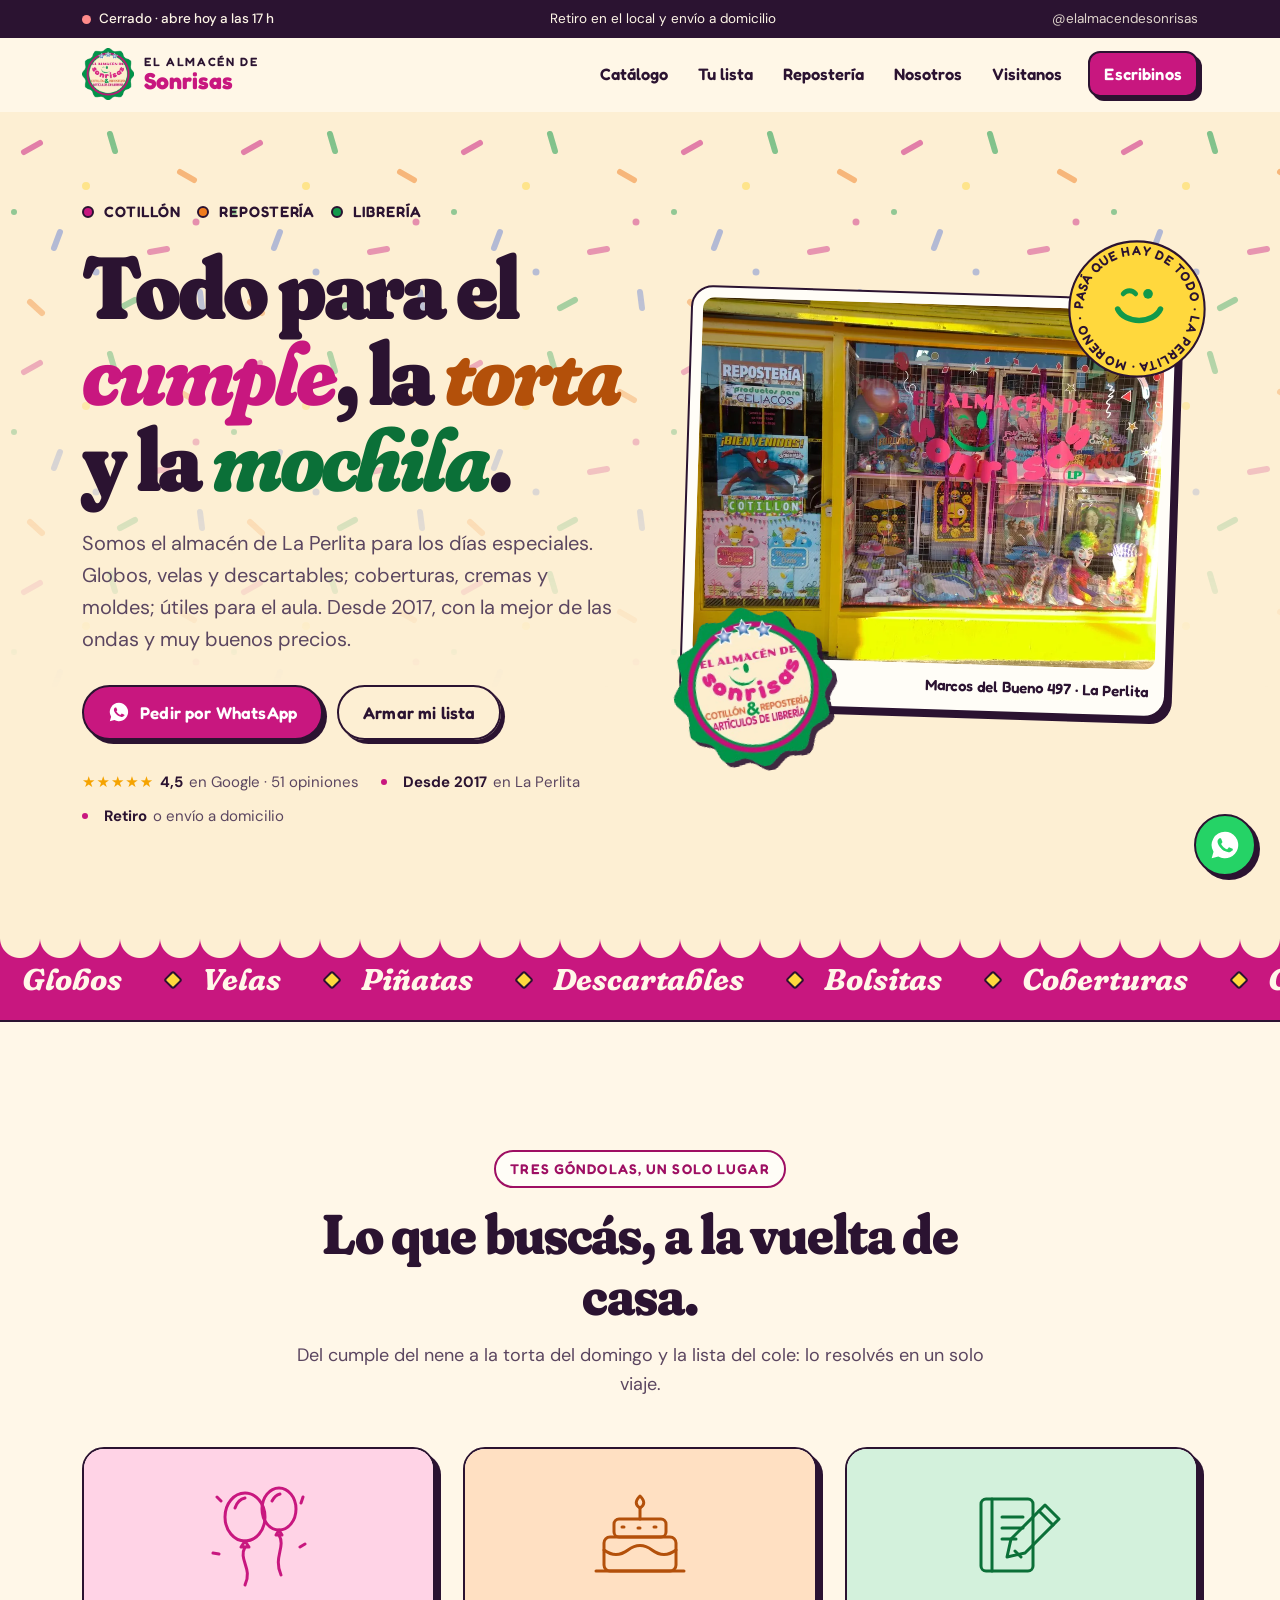
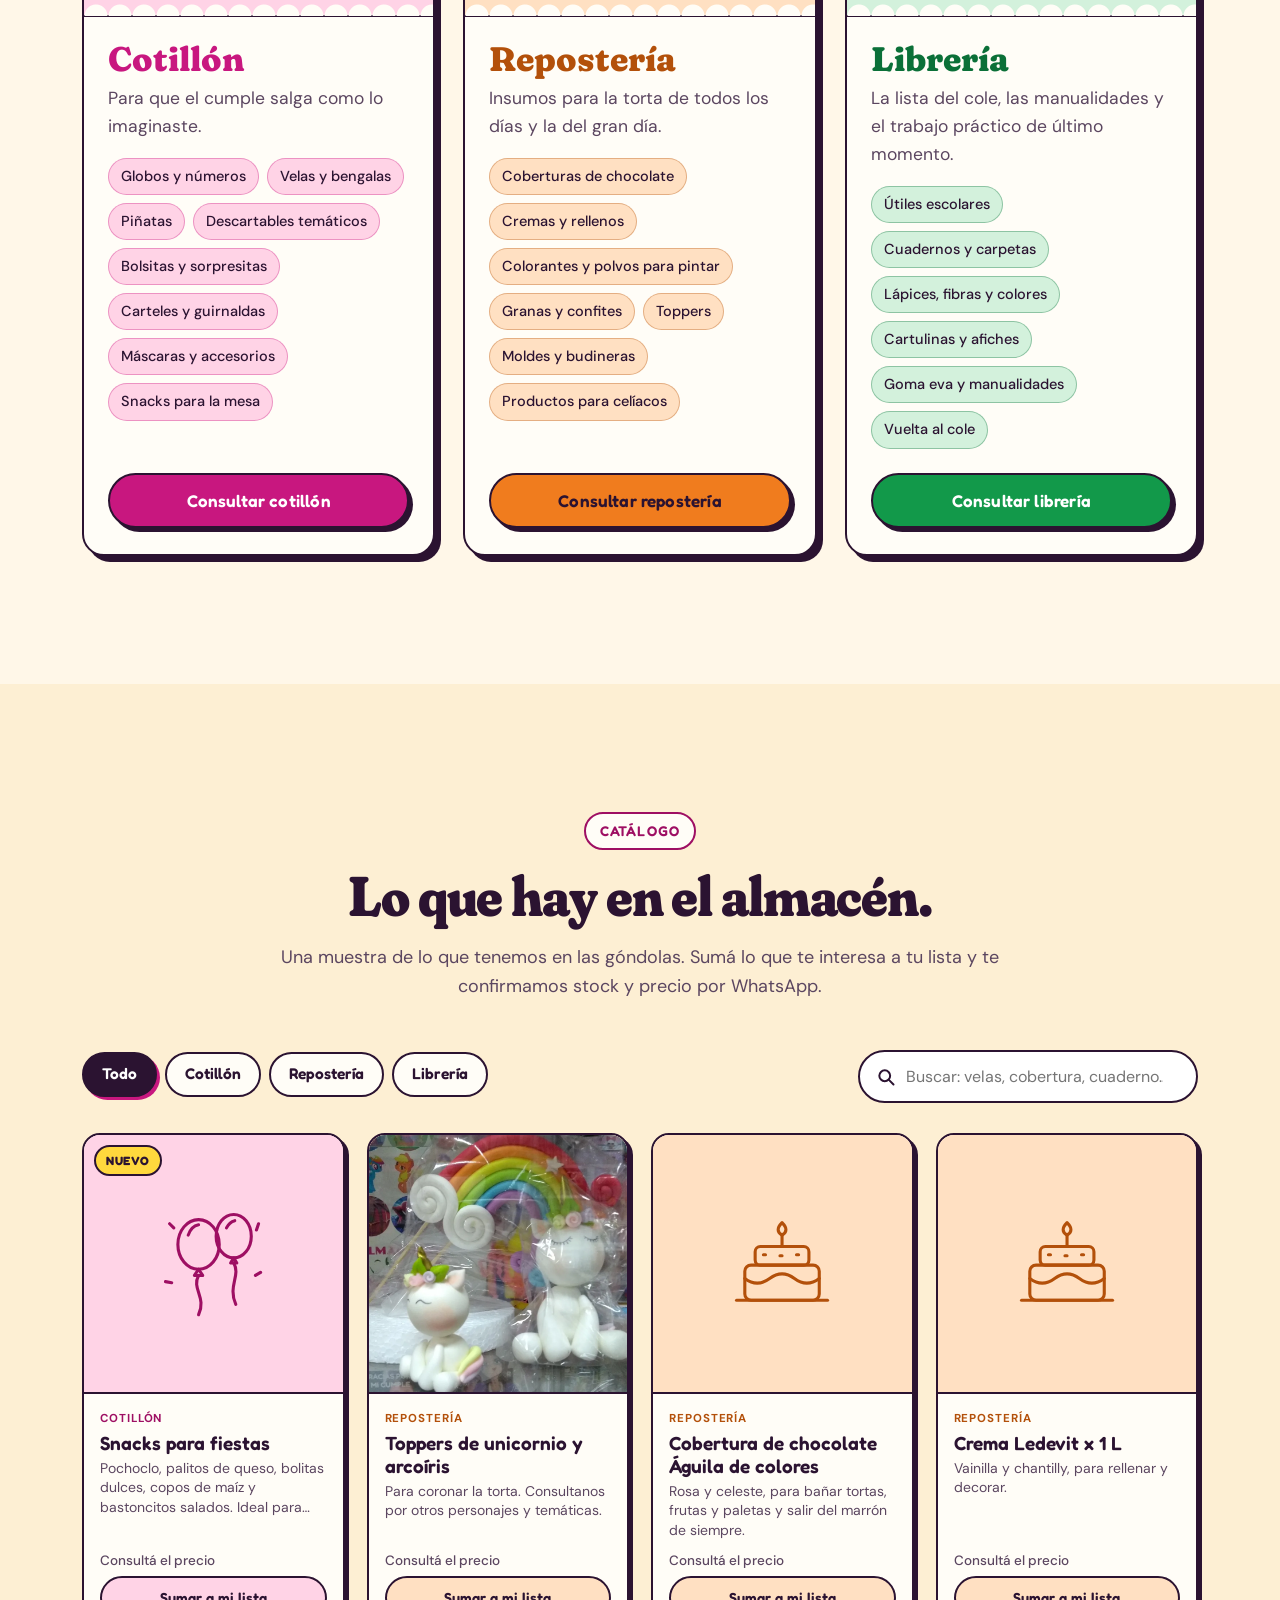
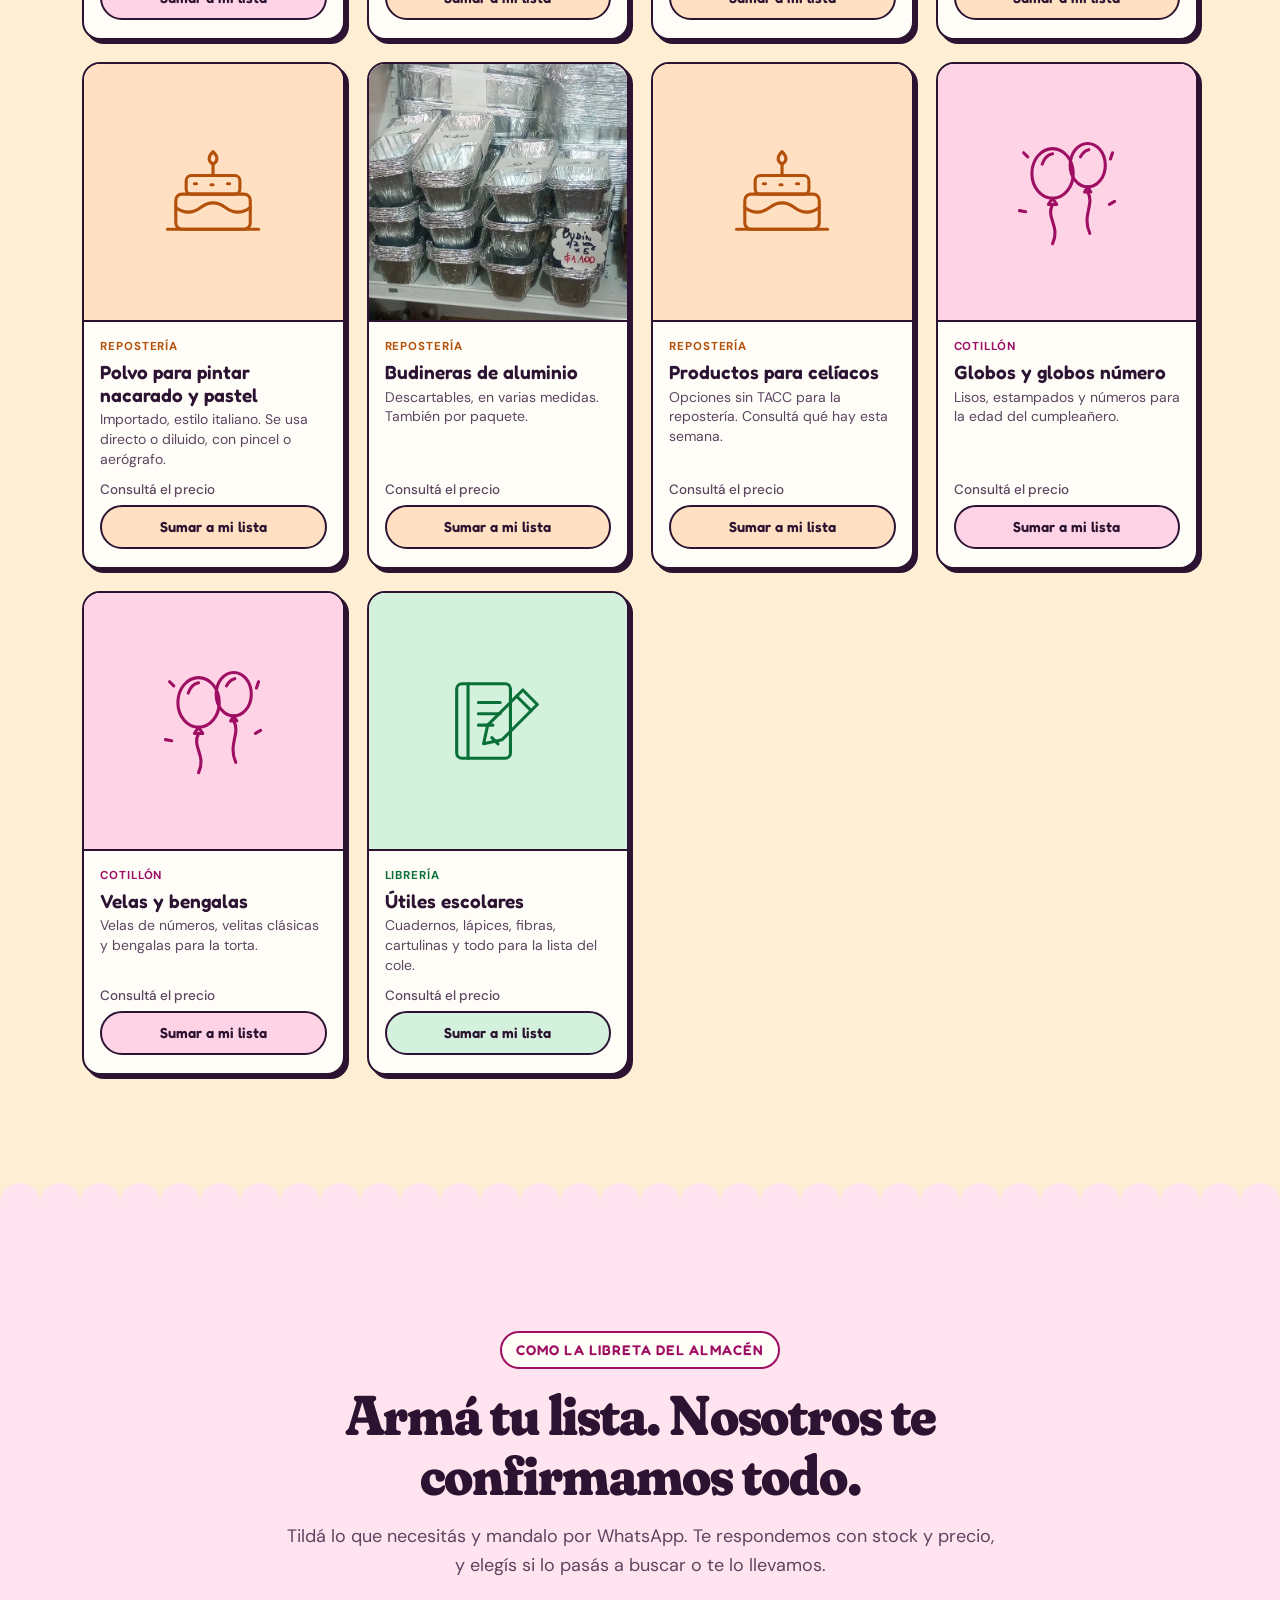
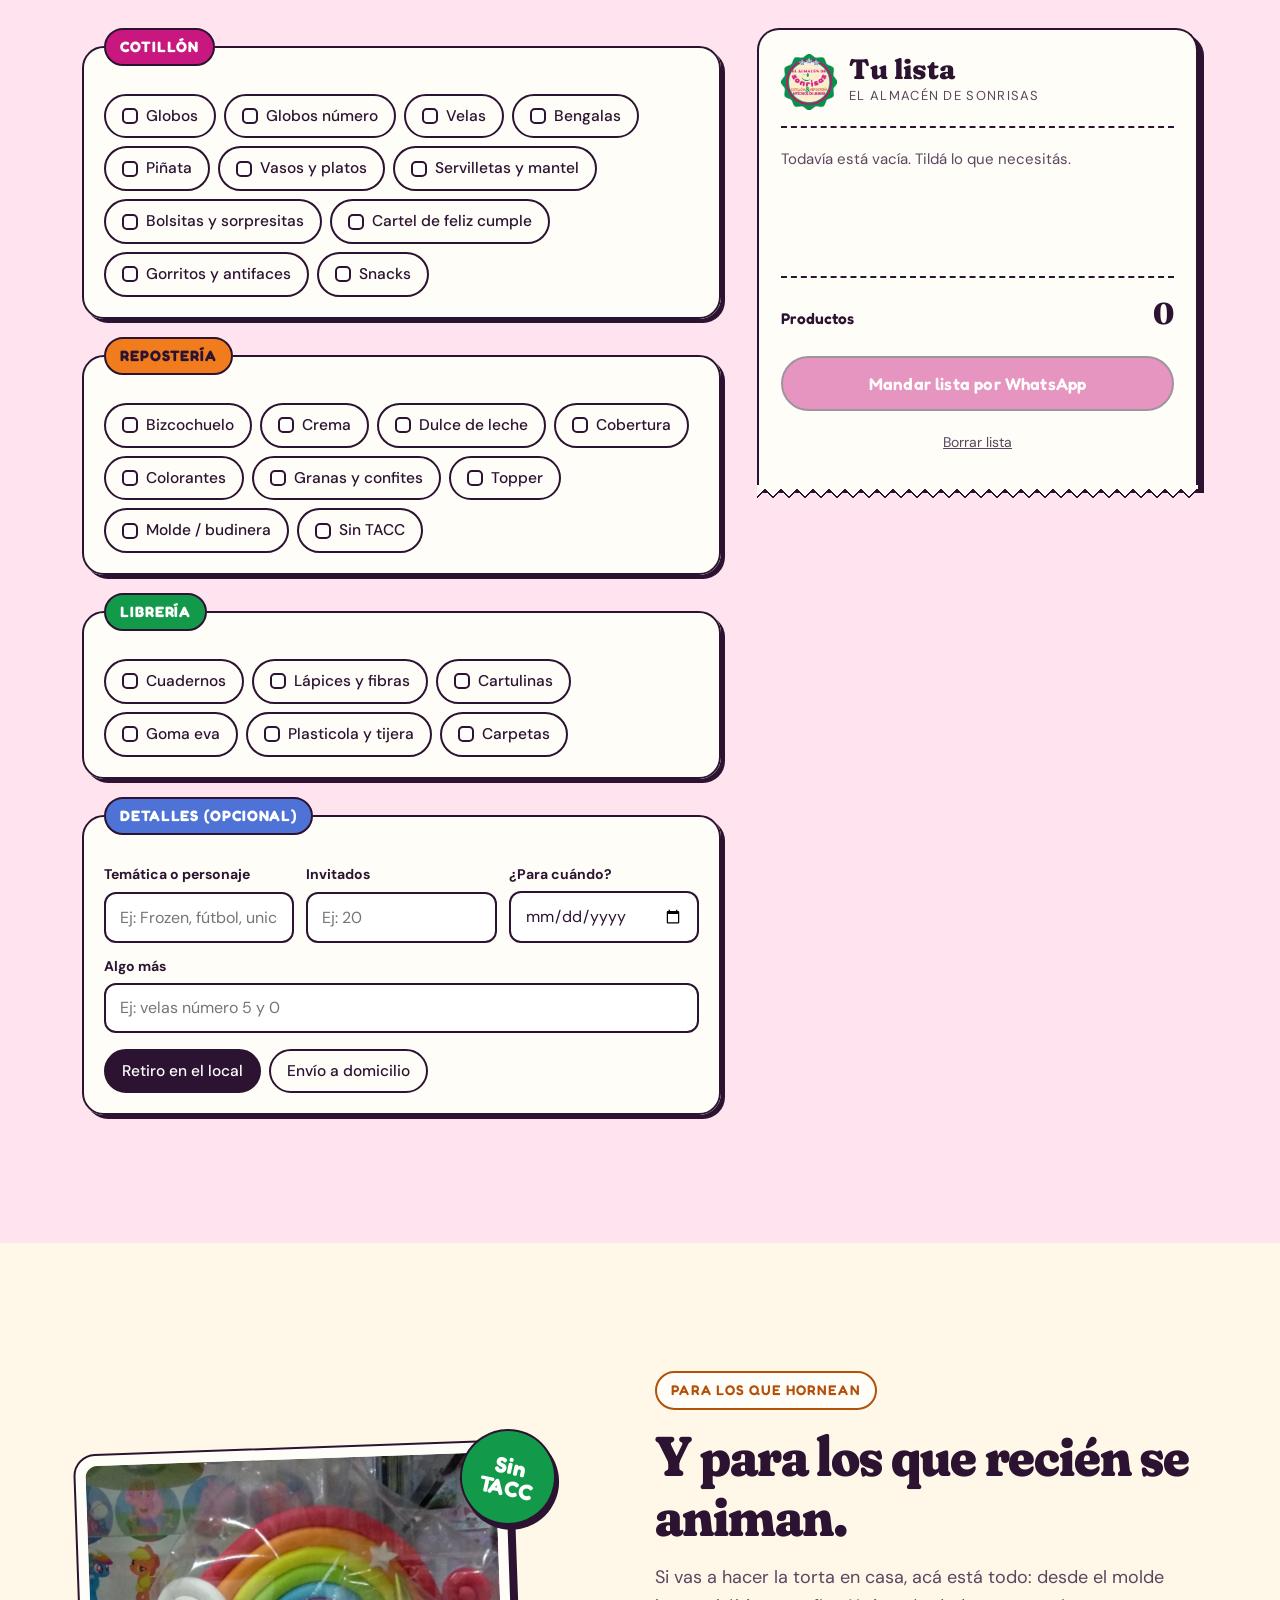
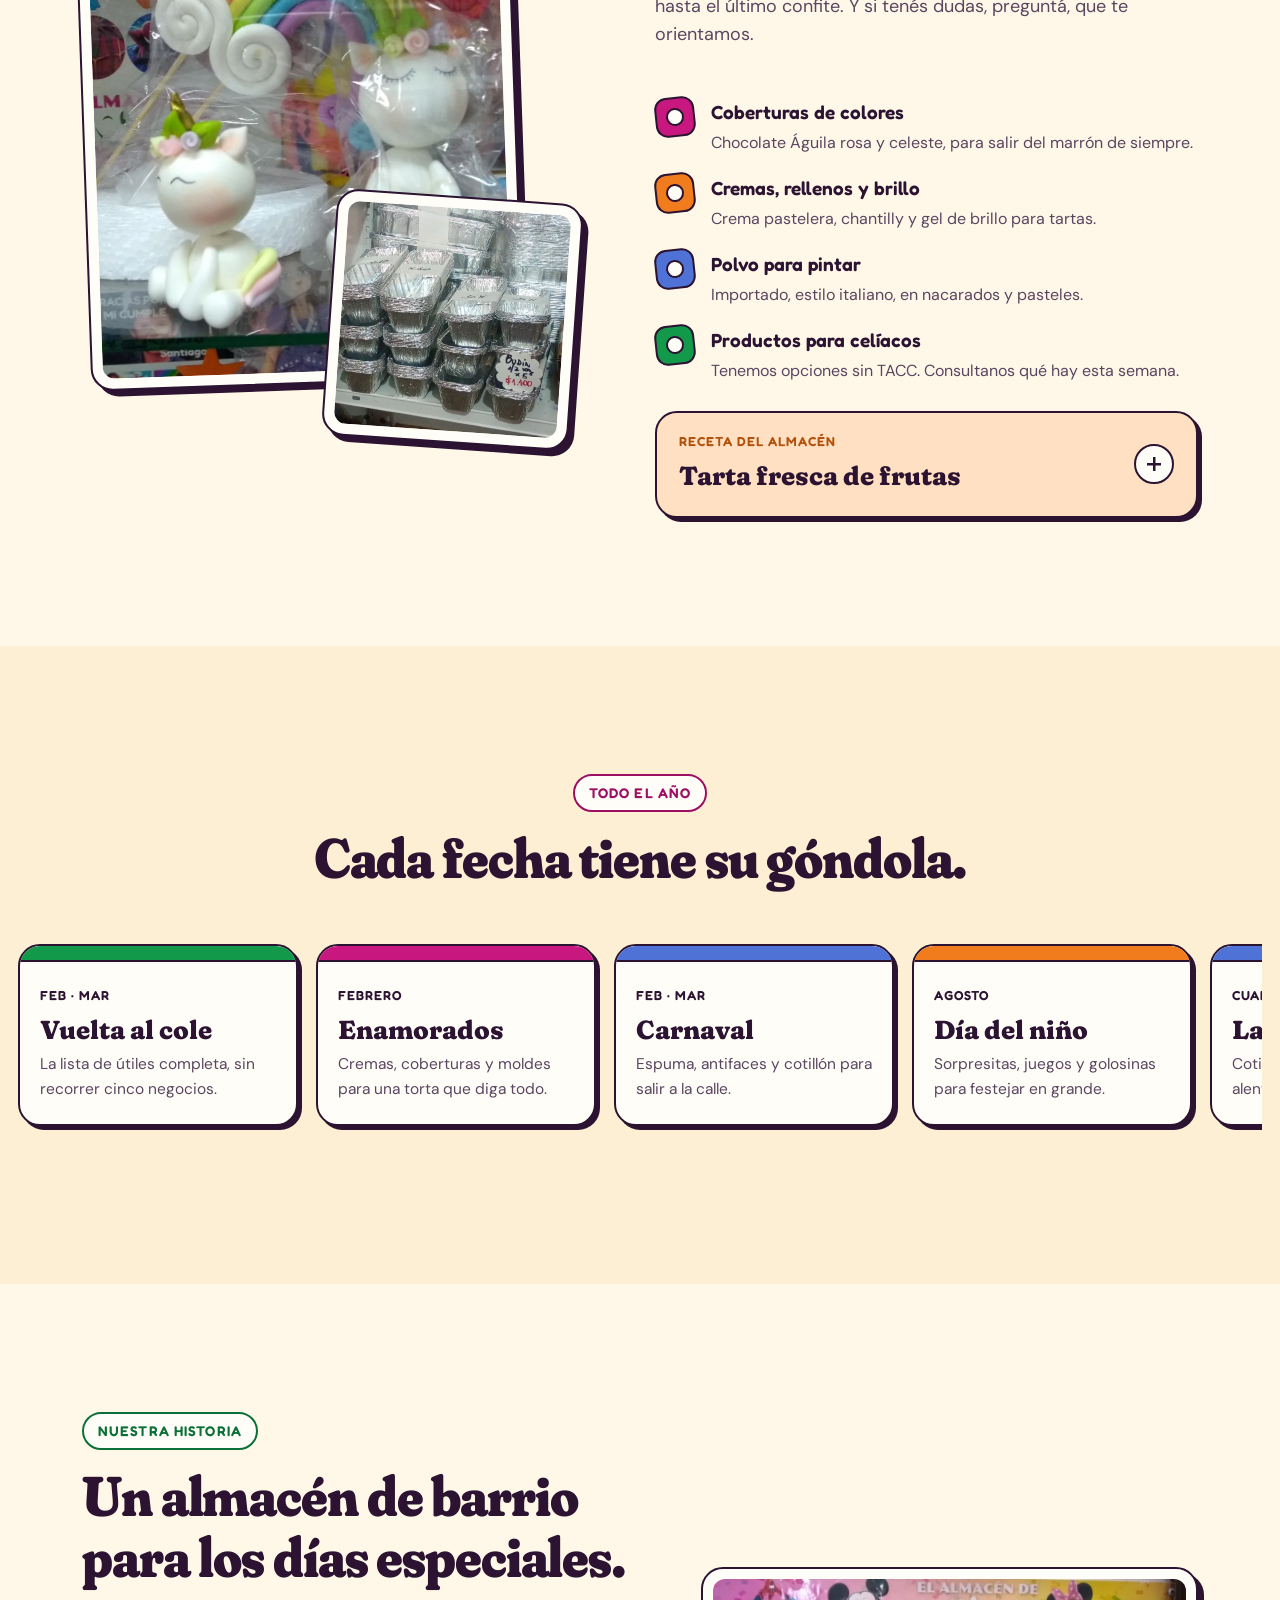
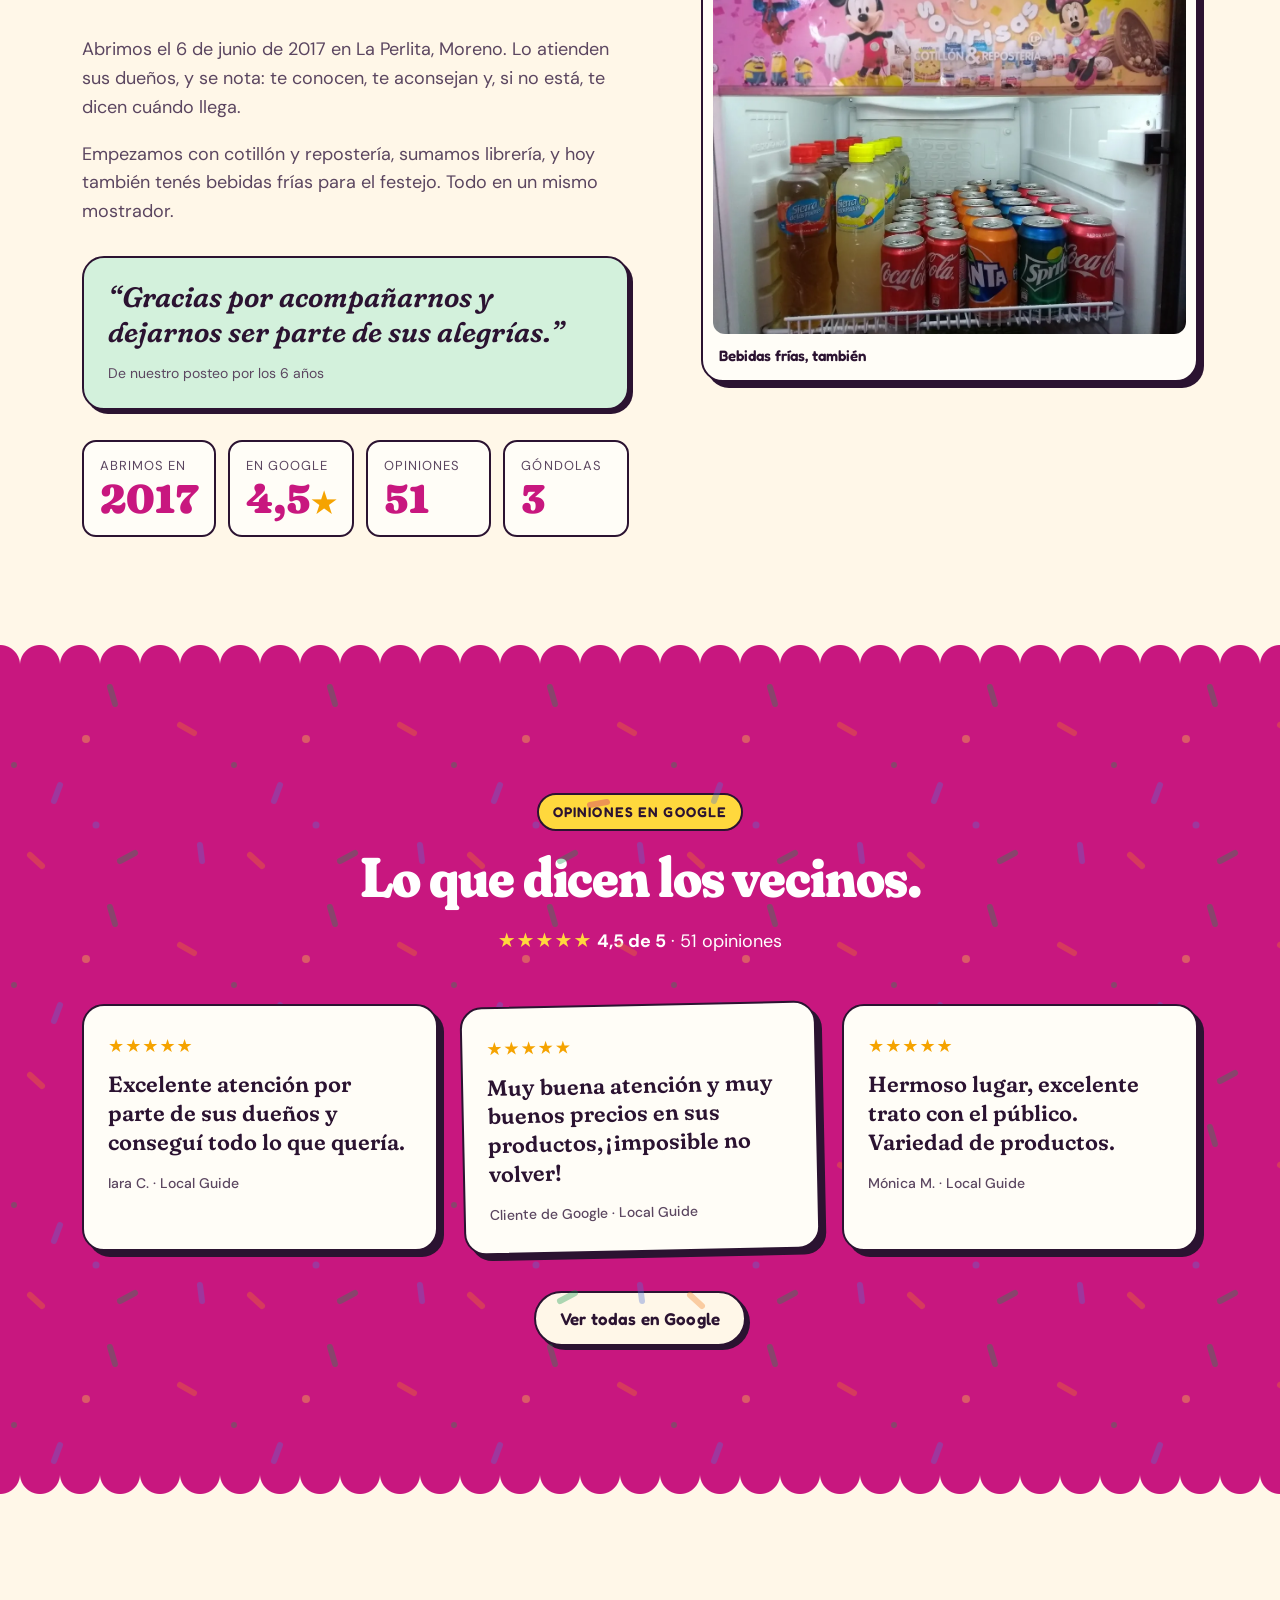
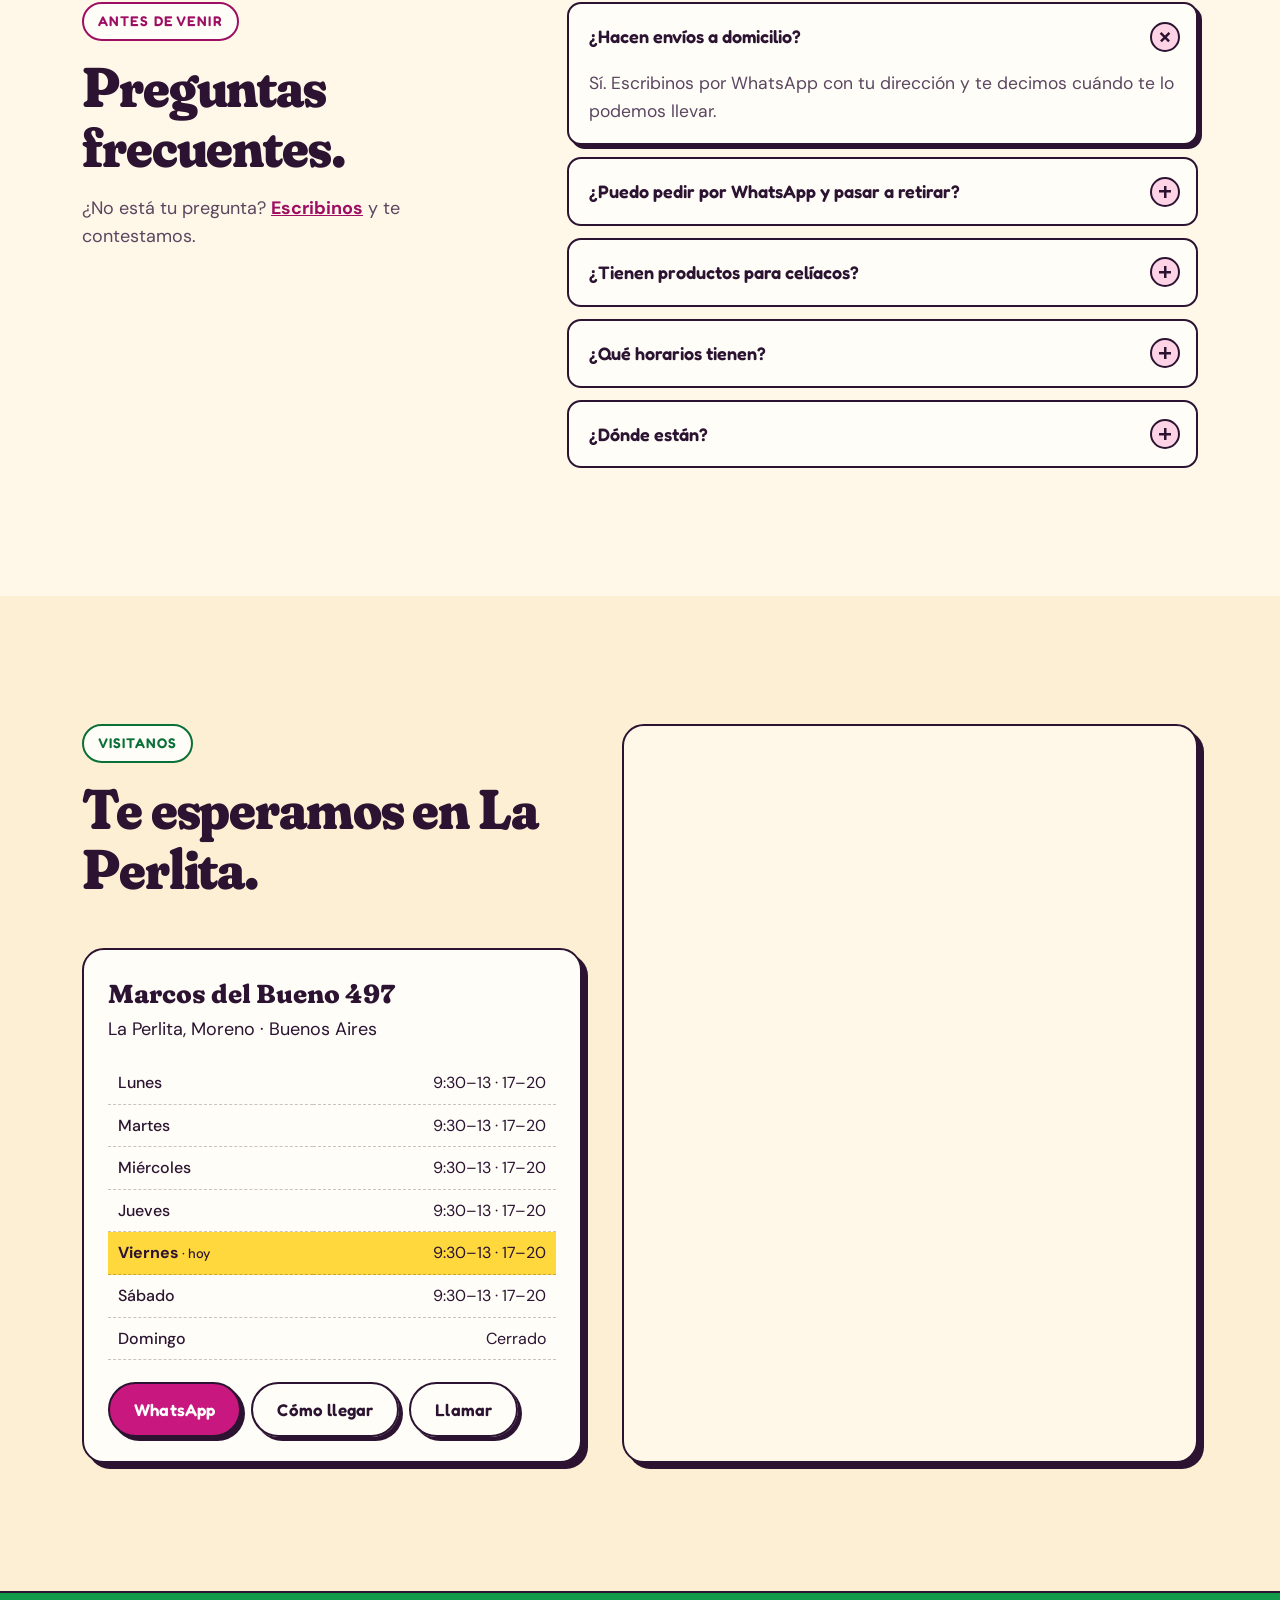
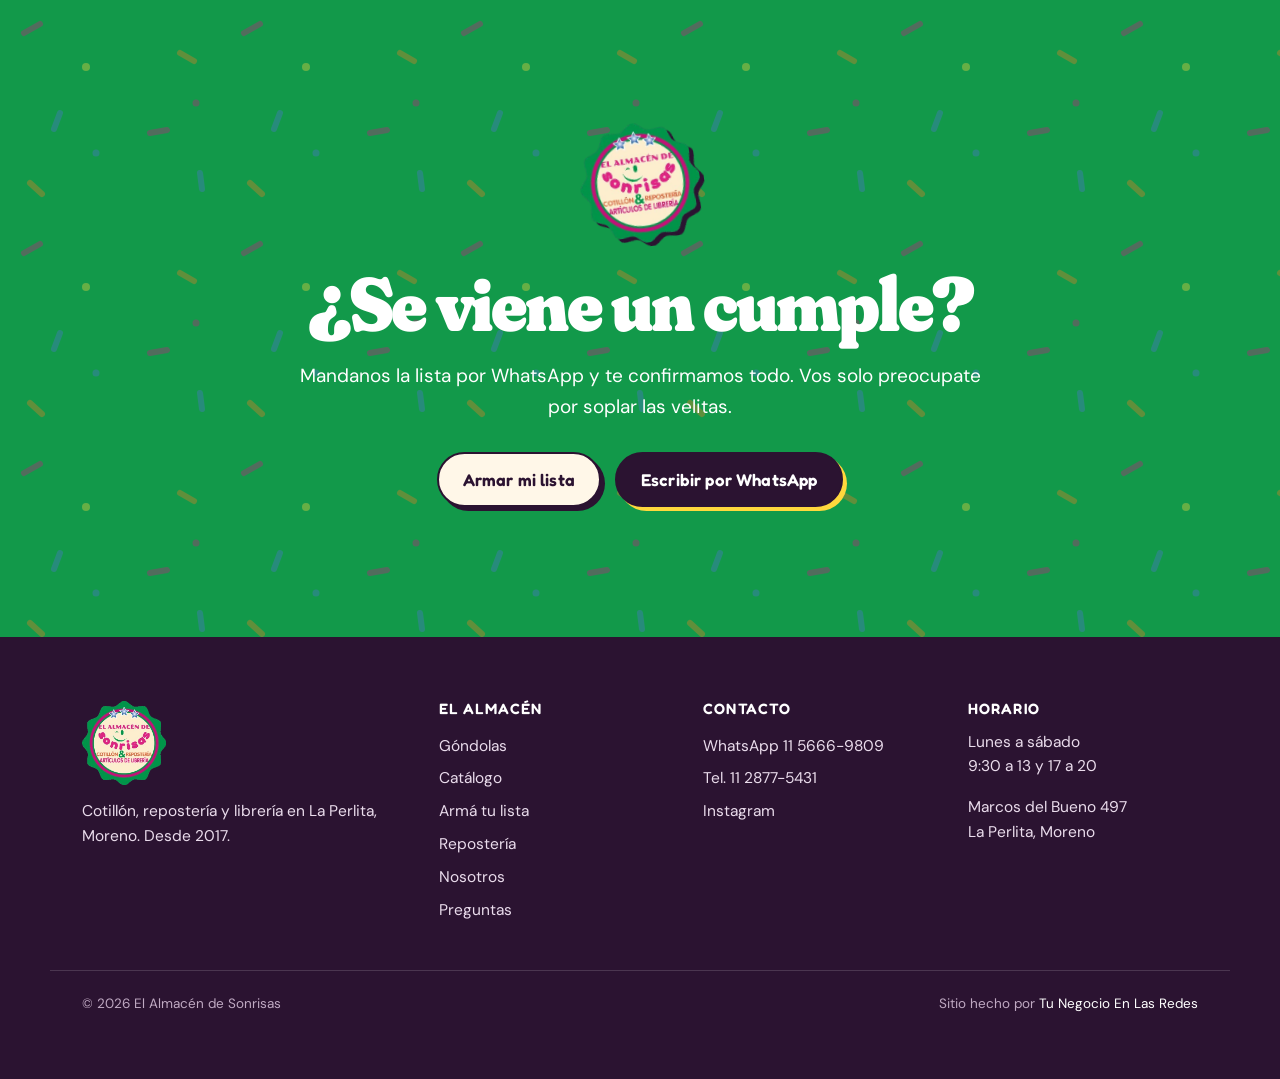
<file: index.html>
<!DOCTYPE html>
<html lang="es-AR">
<head>
<meta charset="utf-8">
<meta name="viewport" content="width=device-width, initial-scale=1">
<title>El Almacén de Sonrisas | Cotillón, Repostería y Librería en La Perlita, Moreno</title>
<meta name="description" content="Cotillón, repostería y librería en La Perlita, Moreno. Globos, velas, descartables, insumos para tortas, productos para celíacos y útiles escolares. Armá tu lista por WhatsApp: retirás o te lo llevamos.">
<link rel="canonical" href="https://almacen-sonrisas.vercel.app/">
<meta name="theme-color" content="#c8177f">
<meta name="robots" content="index, follow">

<meta property="og:type" content="website">
<meta property="og:locale" content="es_AR">
<meta property="og:site_name" content="El Almacén de Sonrisas">
<meta property="og:title" content="El Almacén de Sonrisas · Cotillón, repostería y librería en Moreno">
<meta property="og:description" content="Todo para el cumple, la torta y la mochila. En La Perlita desde 2017. Armá tu lista y mandala por WhatsApp.">
<meta property="og:url" content="https://almacen-sonrisas.vercel.app/">
<meta property="og:image" content="https://almacen-sonrisas.vercel.app/assets/img/og.jpg">
<meta property="og:image:width" content="1200">
<meta property="og:image:height" content="630">
<meta property="og:image:alt" content="El Almacén de Sonrisas, cotillón, repostería y librería en La Perlita, Moreno">
<meta name="twitter:card" content="summary_large_image">

<link rel="icon" href="favicon.ico" sizes="any">
<link rel="icon" type="image/png" sizes="32x32" href="assets/favicon/favicon-32.png">
<link rel="apple-touch-icon" href="assets/favicon/apple-touch-icon.png">
<link rel="manifest" href="site.webmanifest">

<link rel="preconnect" href="https://fonts.googleapis.com">
<link rel="preconnect" href="https://fonts.gstatic.com" crossorigin>
<link rel="stylesheet" href="https://fonts.googleapis.com/css2?family=DM+Sans:opsz,wght@9..40,400;9..40,500;9..40,700&family=Fraunces:ital,opsz,wght,SOFT@0,9..144,500..900,100;1,9..144,500..900,100&family=Fredoka:wght@500;600;700&display=swap">
<link rel="preload" as="image" href="assets/img/fachada-900.webp" imagesrcset="assets/img/fachada-900.webp 900w, assets/img/fachada-1600.webp 1600w" imagesizes="(min-width: 960px) 46vw, 92vw">
<link rel="stylesheet" href="css/styles.css">

<script type="application/ld+json">
{
  "@context": "https://schema.org",
  "@type": "Store",
  "@id": "https://almacen-sonrisas.vercel.app/#negocio",
  "name": "El Almacén de Sonrisas",
  "alternateName": "El Almacén de Sonrisas - Cotillón, Repostería y Librería",
  "description": "Cotillón, repostería y librería en La Perlita, Moreno. Artículos de fiesta, insumos de repostería, productos para celíacos y útiles escolares.",
  "url": "https://almacen-sonrisas.vercel.app/",
  "logo": "https://almacen-sonrisas.vercel.app/assets/img/logo.png",
  "image": "https://almacen-sonrisas.vercel.app/assets/img/fachada-1600.webp",
  "telephone": "+54 11 2877-5431",
  "priceRange": "$",
  "foundingDate": "2017-06-06",
  "address": {
    "@type": "PostalAddress",
    "streetAddress": "Marcos del Bueno 497",
    "addressLocality": "Moreno",
    "addressRegion": "Provincia de Buenos Aires",
    "postalCode": "B1744",
    "addressCountry": "AR"
  },
  "geo": { "@type": "GeoCoordinates", "latitude": -34.6274989, "longitude": -58.7851567 },
  "hasMap": "https://maps.google.com/?cid=9104477383480849601",
  "openingHoursSpecification": [
    { "@type": "OpeningHoursSpecification", "dayOfWeek": ["Monday","Tuesday","Wednesday","Thursday","Friday","Saturday"], "opens": "09:30", "closes": "13:00" },
    { "@type": "OpeningHoursSpecification", "dayOfWeek": ["Monday","Tuesday","Wednesday","Thursday","Friday","Saturday"], "opens": "17:00", "closes": "20:00" }
  ],
  "sameAs": ["https://www.instagram.com/elalmacendesonrisas/"]
}
</script>
<script type="application/ld+json">
{
  "@context": "https://schema.org",
  "@type": "FAQPage",
  "mainEntity": [
    { "@type": "Question", "name": "¿Hacen envíos a domicilio?", "acceptedAnswer": { "@type": "Answer", "text": "Sí. Escribinos por WhatsApp con tu dirección y te decimos cuándo te lo podemos llevar." } },
    { "@type": "Question", "name": "¿Puedo pedir por WhatsApp y pasar a retirar?", "acceptedAnswer": { "@type": "Answer", "text": "Sí. Armá tu lista, te confirmamos stock y precio, y la pasás a buscar por el local." } },
    { "@type": "Question", "name": "¿Tienen productos para celíacos?", "acceptedAnswer": { "@type": "Answer", "text": "Sí, en repostería tenemos productos para celíacos. Consultanos qué hay disponible." } },
    { "@type": "Question", "name": "¿Qué horarios tienen?", "acceptedAnswer": { "@type": "Answer", "text": "Lunes a sábado de 9:30 a 13 y de 17 a 20. Domingos cerrado." } },
    { "@type": "Question", "name": "¿Dónde están?", "acceptedAnswer": { "@type": "Answer", "text": "En Marcos del Bueno 497, barrio La Perlita, Moreno, provincia de Buenos Aires." } }
  ]
}
</script>
</head>
<body>
<a class="skip" href="#contenido">Saltar al contenido</a>

<!-- ============ BARRA SUPERIOR ============ -->
<div class="topbar">
  <div class="wrap topbar__in">
    <span class="status" data-status><span class="status__dot"></span><span data-status-text>Lunes a sábado 9:30–13 y 17–20</span></span>
    <span class="topbar__msg">Retiro en el local y envío a domicilio</span>
    <a class="topbar__ig" href="https://www.instagram.com/elalmacendesonrisas/" target="_blank" rel="noopener">@elalmacendesonrisas</a>
  </div>
</div>

<!-- ============ HEADER ============ -->
<header class="header" data-header>
  <div class="wrap header__in">
    <a class="brand" href="#inicio" aria-label="El Almacén de Sonrisas, ir al inicio">
      <img src="assets/img/logo.webp" width="52" height="52" alt="">
      <span class="brand__txt"><small>El Almacén de</small>Sonrisas</span>
    </a>
    <nav class="nav" id="menu" aria-label="Principal">
      <a href="#catalogo">Catálogo</a>
      <a href="#lista">Tu lista</a>
      <a href="#reposteria">Repostería</a>
      <a href="#nosotros">Nosotros</a>
      <a href="#visitanos">Visitanos</a>
      <a class="btn btn--mag btn--sm nav__cta" href="#" data-wa="¡Hola! Les escribo desde la web.">Escribinos</a>
    </nav>
    <button class="burger" type="button" aria-controls="menu" aria-expanded="false" aria-label="Abrir menú" data-burger><span></span><span></span></button>
  </div>
</header>

<main id="contenido">

<!-- ============ HERO ============ -->
<section class="hero" id="inicio">
  <div class="sprinkles" aria-hidden="true"></div>
  <div class="wrap hero__grid">
    <div class="hero__copy">
      <p class="eyebrow"><span class="dot dot--mag"></span>Cotillón <span class="dot dot--nar"></span>Repostería <span class="dot dot--ver"></span>Librería</p>
      <h1>Todo para el <em class="t-mag">cumple</em>, la <em class="t-nar">torta</em> y la <em class="t-ver">mochila</em>.</h1>
      <p class="lead">Somos el almacén de La Perlita para los días especiales. Globos, velas y descartables; coberturas, cremas y moldes; útiles para el aula. Desde 2017, con la mejor de las ondas y muy buenos precios.</p>
      <div class="hero__ctas">
        <a class="btn btn--mag" href="#" data-wa="¡Hola Almacén de Sonrisas! Quería hacerles una consulta.">
          <svg class="ico" viewBox="0 0 24 24" aria-hidden="true"><path d="M12 2a10 10 0 0 0-8.6 15.1L2 22l5-1.3A10 10 0 1 0 12 2Zm5.3 14.2c-.2.6-1.3 1.2-1.8 1.2-.5.1-1 .2-3.3-.7-2.8-1.1-4.6-4-4.7-4.2-.1-.2-1.1-1.5-1.1-2.9s.7-2 1-2.3c.2-.3.5-.3.7-.3h.5c.2 0 .4 0 .6.5l.8 2c.1.2.1.3 0 .5l-.3.5-.4.4c-.1.2-.3.3-.1.6.2.3.8 1.3 1.7 2.1 1.2 1 2.1 1.3 2.4 1.5.3.1.5.1.6-.1l.9-1.1c.2-.3.4-.2.6-.1l1.9.9c.3.1.5.2.5.3.1.2.1.8-.1 1.4Z"/></svg>
          Pedir por WhatsApp
        </a>
        <a class="btn btn--line" href="#lista">Armar mi lista</a>
      </div>
      <ul class="trust">
        <li><span class="stars" aria-hidden="true">★★★★★</span><strong>4,5</strong> en Google · 51 opiniones</li>
        <li><strong>Desde 2017</strong> en La Perlita</li>
        <li><strong>Retiro</strong> o envío a domicilio</li>
      </ul>
    </div>

    <div class="hero__art">
      <figure class="photo-card photo-card--hero">
        <img src="assets/img/fachada-900.webp" srcset="assets/img/fachada-900.webp 900w, assets/img/fachada-1600.webp 1600w" sizes="(min-width: 960px) 46vw, 92vw" width="900" height="675" alt="Vidriera amarilla de El Almacén de Sonrisas con globos, carteles de feliz cumple y el logo pintado en el vidrio" fetchpriority="high">
        <figcaption>Marcos del Bueno 497 · La Perlita</figcaption>
      </figure>
      <img class="hero__badge" src="assets/img/logo.webp" width="315" height="315" alt="Logo de El Almacén de Sonrisas">
      <div class="roundel" aria-hidden="true">
        <svg viewBox="0 0 200 200">
          <defs><path id="circ" d="M100,100 m-78,0 a78,78 0 1,1 156,0 a78,78 0 1,1 -156,0"/></defs>
          <circle cx="100" cy="100" r="98" class="roundel__bg"/>
          <text class="roundel__txt"><textPath href="#circ" textLength="480" lengthAdjust="spacingAndGlyphs">pasá que hay de todo · la perlita · moreno ·</textPath></text>
          <g class="roundel__smile" transform="translate(64 66)">
            <path d="M8 34c10 22 52 22 62 0" fill="none" stroke-width="8" stroke-linecap="round"/>
            <path d="M16 12c5-6 13-6 18 0" fill="none" stroke-width="7" stroke-linecap="round"/>
            <circle cx="52" cy="12" r="7" class="roundel__eye"/>
          </g>
        </svg>
      </div>
    </div>
  </div>
  <div class="festoon festoon--hero" aria-hidden="true"></div>
</section>

<!-- ============ MARQUESINA ============ -->
<div class="marquee" aria-hidden="true">
  <div class="marquee__track">
    <span>Globos</span><span>Velas</span><span>Piñatas</span><span>Descartables</span><span>Bolsitas</span><span>Coberturas</span><span>Cremas</span><span>Toppers</span><span>Moldes</span><span>Sin TACC</span><span>Cuadernos</span><span>Útiles</span><span>Snacks</span>
    <span>Globos</span><span>Velas</span><span>Piñatas</span><span>Descartables</span><span>Bolsitas</span><span>Coberturas</span><span>Cremas</span><span>Toppers</span><span>Moldes</span><span>Sin TACC</span><span>Cuadernos</span><span>Útiles</span><span>Snacks</span>
  </div>
</div>

<!-- ============ GÓNDOLAS ============ -->
<section class="section" id="gondolas">
  <div class="wrap">
    <header class="sec-head reveal">
      <p class="kicker">Tres góndolas, un solo lugar</p>
      <h2>Lo que buscás, a la vuelta de casa.</h2>
      <p>Del cumple del nene a la torta del domingo y la lista del cole: lo resolvés en un solo viaje.</p>
    </header>

    <div class="gondolas">
      <article class="gondola gondola--mag reveal">
        <div class="gondola__art">
          <svg viewBox="0 0 120 120" aria-hidden="true"><g fill="none" stroke="currentColor" stroke-width="3" stroke-linecap="round" stroke-linejoin="round"><ellipse cx="46" cy="42" rx="20" ry="24"/><path d="M46 66l-4 6h8z"/><path d="M46 72c-7 13 8 21 0 38"/><ellipse cx="80" cy="34" rx="17" ry="21"/><path d="M80 55l-3 5h6z"/><path d="M80 60c7 12-6 22 2 40"/><path d="M36 33c2-6 5-9 10-10"/><path d="M73 26c2-4 4-6 8-7"/><path d="M18 22l4 4M101 72l5-3M14 78l6 1M104 22l-2 6"/></g></svg>
        </div>
        <div class="gondola__body">
          <h3>Cotillón</h3>
          <p>Para que el cumple salga como lo imaginaste.</p>
          <ul class="chips">
            <li>Globos y números</li><li>Velas y bengalas</li><li>Piñatas</li><li>Descartables temáticos</li><li>Bolsitas y sorpresitas</li><li>Carteles y guirnaldas</li><li>Máscaras y accesorios</li><li>Snacks para la mesa</li>
          </ul>
          <a class="btn btn--mag btn--block" href="#" data-wa="¡Hola! Quería consultar por artículos de cotillón.">Consultar cotillón</a>
        </div>
      </article>

      <article class="gondola gondola--nar reveal">
        <div class="gondola__art">
          <svg viewBox="0 0 120 120" aria-hidden="true"><g fill="none" stroke="currentColor" stroke-width="3" stroke-linecap="round" stroke-linejoin="round"><rect x="24" y="62" width="72" height="34" rx="6"/><path d="M24 75c8 6 16 6 24 0s16-6 24 0 16 6 24 0"/><rect x="34" y="44" width="52" height="18" rx="5"/><path d="M60 44V33"/><path d="M60 21c-5 5-5 9 0 12 5-3 5-7 0-12z"/><path d="M16 96h88"/><path d="M42 52h2M58 53h2M74 52h2"/></g></svg>
        </div>
        <div class="gondola__body">
          <h3>Repostería</h3>
          <p>Insumos para la torta de todos los días y la del gran día.</p>
          <ul class="chips">
            <li>Coberturas de chocolate</li><li>Cremas y rellenos</li><li>Colorantes y polvos para pintar</li><li>Granas y confites</li><li>Toppers</li><li>Moldes y budineras</li><li>Productos para celíacos</li>
          </ul>
          <a class="btn btn--nar btn--block" href="#" data-wa="¡Hola! Quería consultar por insumos de repostería.">Consultar repostería</a>
        </div>
      </article>

      <article class="gondola gondola--ver reveal">
        <div class="gondola__art">
          <svg viewBox="0 0 120 120" aria-hidden="true"><g fill="none" stroke="currentColor" stroke-width="3" stroke-linecap="round" stroke-linejoin="round"><rect x="20" y="24" width="52" height="72" rx="5"/><path d="M31 24v72"/><path d="M41 42h21M41 53h21M41 64h14"/><path d="M84 30l14 14-34 34-18 4 4-18z"/><path d="M78 36l14 14"/><path d="M54 76l6 6"/></g></svg>
        </div>
        <div class="gondola__body">
          <h3>Librería</h3>
          <p>La lista del cole, las manualidades y el trabajo práctico de último momento.</p>
          <ul class="chips">
            <li>Útiles escolares</li><li>Cuadernos y carpetas</li><li>Lápices, fibras y colores</li><li>Cartulinas y afiches</li><li>Goma eva y manualidades</li><li>Vuelta al cole</li>
          </ul>
          <a class="btn btn--ver btn--block" href="#" data-wa="¡Hola! Quería consultar por artículos de librería.">Consultar librería</a>
        </div>
      </article>
    </div>
  </div>
</section>

<!-- ============ CATÁLOGO (se edita desde /admin) ============ -->
<section class="section section--crema2" id="catalogo">
  <div class="wrap">
    <header class="sec-head reveal">
      <p class="kicker">Catálogo</p>
      <h2>Lo que hay en el almacén.</h2>
      <p>Una muestra de lo que tenemos en las góndolas. Sumá lo que te interesa a tu lista y te confirmamos stock y precio por WhatsApp.</p>
    </header>
    <div class="cat-bar">
      <div class="cat-filtros" role="group" aria-label="Filtrar por rubro">
        <button type="button" class="is-on" data-filter="todo" aria-pressed="true">Todo</button>
        <button type="button" data-filter="cotillon" aria-pressed="false">Cotillón</button>
        <button type="button" data-filter="reposteria" aria-pressed="false">Repostería</button>
        <button type="button" data-filter="libreria" aria-pressed="false">Librería</button>
        <button type="button" data-filter="oferta" aria-pressed="false" hidden>Ofertas</button>
      </div>
      <label class="cat-buscar"><span class="sr">Buscar en el catálogo</span><input type="search" placeholder="Buscar: velas, cobertura, cuaderno…" data-cat-search autocomplete="off"></label>
    </div>
    <div class="cat-grid" data-cat-grid aria-live="polite"><p class="cat-msg">Cargando el catálogo…</p></div>
    <div class="cat-pie">
      <button class="btn btn--line" type="button" data-cat-mas hidden>Ver más productos</button>
      <a class="btn btn--mag" href="#tu-lista" data-cat-resumen hidden><span>Ver mi lista (<span data-n>0</span>)</span></a>
    </div>
    <p class="cat-nota" data-cat-nota hidden></p>
  </div>
</section>

<!-- ============ ARMÁ TU LISTA ============ -->
<section class="section section--rosa" id="lista">
  <div class="festoon festoon--top-rosa" aria-hidden="true"></div>
  <div class="wrap">
    <header class="sec-head reveal">
      <p class="kicker">Como la libreta del almacén</p>
      <h2>Armá tu lista. Nosotros te confirmamos todo.</h2>
      <p>Tildá lo que necesitás y mandalo por WhatsApp. Te respondemos con stock y precio, y elegís si lo pasás a buscar o te lo llevamos.</p>
    </header>

    <div class="lista">
      <form class="lista__form reveal" data-lista autocomplete="off">
        <fieldset class="grupo grupo--mag">
          <legend>Cotillón</legend>
          <div class="opciones">
            <label><input type="checkbox" name="Cotillón" value="Globos"><span>Globos</span></label>
            <label><input type="checkbox" name="Cotillón" value="Globos número"><span>Globos número</span></label>
            <label><input type="checkbox" name="Cotillón" value="Velas"><span>Velas</span></label>
            <label><input type="checkbox" name="Cotillón" value="Bengalas"><span>Bengalas</span></label>
            <label><input type="checkbox" name="Cotillón" value="Piñata"><span>Piñata</span></label>
            <label><input type="checkbox" name="Cotillón" value="Vasos y platos descartables"><span>Vasos y platos</span></label>
            <label><input type="checkbox" name="Cotillón" value="Servilletas y mantel"><span>Servilletas y mantel</span></label>
            <label><input type="checkbox" name="Cotillón" value="Bolsitas y sorpresitas"><span>Bolsitas y sorpresitas</span></label>
            <label><input type="checkbox" name="Cotillón" value="Cartel o guirnalda de feliz cumple"><span>Cartel de feliz cumple</span></label>
            <label><input type="checkbox" name="Cotillón" value="Gorritos, antifaces y accesorios"><span>Gorritos y antifaces</span></label>
            <label><input type="checkbox" name="Cotillón" value="Snacks para la mesa"><span>Snacks</span></label>
          </div>
        </fieldset>

        <fieldset class="grupo grupo--nar">
          <legend>Repostería</legend>
          <div class="opciones">
            <label><input type="checkbox" name="Repostería" value="Bizcochuelo o premezcla"><span>Bizcochuelo</span></label>
            <label><input type="checkbox" name="Repostería" value="Crema / chantilly"><span>Crema</span></label>
            <label><input type="checkbox" name="Repostería" value="Dulce de leche repostero"><span>Dulce de leche</span></label>
            <label><input type="checkbox" name="Repostería" value="Cobertura de chocolate"><span>Cobertura</span></label>
            <label><input type="checkbox" name="Repostería" value="Colorantes"><span>Colorantes</span></label>
            <label><input type="checkbox" name="Repostería" value="Granas y confites"><span>Granas y confites</span></label>
            <label><input type="checkbox" name="Repostería" value="Topper para la torta"><span>Topper</span></label>
            <label><input type="checkbox" name="Repostería" value="Molde o budinera"><span>Molde / budinera</span></label>
            <label><input type="checkbox" name="Repostería" value="Productos sin TACC"><span>Sin TACC</span></label>
          </div>
        </fieldset>

        <fieldset class="grupo grupo--ver">
          <legend>Librería</legend>
          <div class="opciones">
            <label><input type="checkbox" name="Librería" value="Cuadernos"><span>Cuadernos</span></label>
            <label><input type="checkbox" name="Librería" value="Lápices, fibras y colores"><span>Lápices y fibras</span></label>
            <label><input type="checkbox" name="Librería" value="Cartulinas y afiches"><span>Cartulinas</span></label>
            <label><input type="checkbox" name="Librería" value="Goma eva"><span>Goma eva</span></label>
            <label><input type="checkbox" name="Librería" value="Plasticola y tijera"><span>Plasticola y tijera</span></label>
            <label><input type="checkbox" name="Librería" value="Carpetas y repuestos"><span>Carpetas</span></label>
          </div>
        </fieldset>

        <fieldset class="grupo grupo--datos">
          <legend>Detalles (opcional)</legend>
          <div class="campos">
            <label class="campo"><span>Temática o personaje</span><input type="text" name="tematica" placeholder="Ej: Frozen, fútbol, unicornios" maxlength="60"></label>
            <label class="campo"><span>Invitados</span><input type="number" name="invitados" inputmode="numeric" min="1" max="500" placeholder="Ej: 20"></label>
            <label class="campo"><span>¿Para cuándo?</span><input type="date" name="fecha"></label>
            <label class="campo campo--full"><span>Algo más</span><input type="text" name="extra" placeholder="Ej: velas número 5 y 0" maxlength="120"></label>
          </div>
          <div class="entrega" role="radiogroup" aria-label="Entrega">
            <label><input type="radio" name="entrega" value="Retiro en el local" checked><span>Retiro en el local</span></label>
            <label><input type="radio" name="entrega" value="Envío a domicilio"><span>Envío a domicilio</span></label>
          </div>
        </fieldset>
      </form>

      <aside class="ticket-wrap reveal" id="tu-lista" aria-live="polite">
        <div class="ticket">
          <div class="ticket__head">
            <img src="assets/img/logo.webp" width="56" height="56" alt="">
            <div><strong>Tu lista</strong><span>El Almacén de Sonrisas</span></div>
          </div>
          <ol class="ticket__items" data-ticket>
            <li class="ticket__empty">Todavía está vacía. Tildá lo que necesitás.</li>
          </ol>
          <div class="ticket__total"><span>Productos</span><strong data-count>0</strong></div>
          <a class="btn btn--mag btn--block" href="#" data-send-list aria-disabled="true">Mandar lista por WhatsApp</a>
          <button class="ticket__clear" type="button" data-clear>Borrar lista</button>
        </div>
      </aside>
    </div>
  </div>
</section>

<!-- ============ REPOSTERÍA ============ -->
<section class="section" id="reposteria">
  <div class="wrap repo">
    <div class="repo__photos reveal">
      <figure class="photo-card photo-card--tall"><img src="assets/img/toppers.webp" width="900" height="1125" loading="lazy" alt="Toppers de unicornio y arcoíris para decorar tortas"></figure>
      <figure class="photo-card photo-card--small"><img src="assets/img/budineras.webp" width="647" height="647" loading="lazy" alt="Budineras de aluminio descartables apiladas en la góndola"></figure>
      <span class="sticker sticker--tacc">Sin<br>TACC</span>
    </div>

    <div class="repo__copy">
      <header class="sec-head sec-head--left reveal">
        <p class="kicker kicker--nar">Para los que hornean</p>
        <h2>Y para los que recién se animan.</h2>
        <p>Si vas a hacer la torta en casa, acá está todo: desde el molde hasta el último confite. Y si tenés dudas, preguntá, que te orientamos.</p>
      </header>

      <ul class="perks reveal">
        <li><span class="perk__ico perk__ico--mag"></span><div><strong>Coberturas de colores</strong><p>Chocolate Águila rosa y celeste, para salir del marrón de siempre.</p></div></li>
        <li><span class="perk__ico perk__ico--nar"></span><div><strong>Cremas, rellenos y brillo</strong><p>Crema pastelera, chantilly y gel de brillo para tartas.</p></div></li>
        <li><span class="perk__ico perk__ico--azul"></span><div><strong>Polvo para pintar</strong><p>Importado, estilo italiano, en nacarados y pasteles.</p></div></li>
        <li><span class="perk__ico perk__ico--ver"></span><div><strong>Productos para celíacos</strong><p>Tenemos opciones sin TACC. Consultanos qué hay esta semana.</p></div></li>
      </ul>

      <details class="receta reveal">
        <summary>
          <span class="receta__tag">Receta del almacén</span>
          <strong>Tarta fresca de frutas</strong>
          <span class="receta__more" aria-hidden="true">+</span>
        </summary>
        <div class="receta__body">
          <div>
            <h4>Masa sucrée</h4>
            <ul><li>110 g de manteca</li><li>135 g de azúcar</li><li>1 huevo (50 g)</li><li>Esencia de vainilla</li><li>250 g de harina</li><li>1 pizca de sal</li></ul>
          </div>
          <div>
            <h4>Relleno</h4>
            <ul><li>500 g de crema pastelera lista</li><li>Manzana roja, frutilla, kiwi y durazno</li><li>Gel de brillo neutro</li></ul>
          </div>
          <p class="receta__steps">Batí la manteca con el azúcar hasta blanquear, sumá el huevo con la esencia y después la harina tamizada con la sal, sin amasar. Enfriá, forrá una tartera de 18 cm y cociná a 180 °C unos 20 minutos. Ya fría, cubrí con la pastelera, acomodá las frutas en rodajas y pincelá con el brillo.</p>
          <p class="receta__credit">Receta que compartimos en nuestro Instagram, con idea de @ledevitoficial.</p>
          <a class="btn btn--nar btn--sm" href="#" data-wa="¡Hola! Quiero hacer la tarta de frutas de la web, ¿me pasan precio de los ingredientes?">Pedir los ingredientes</a>
        </div>
      </details>
    </div>
  </div>
</section>

<!-- ============ TEMPORADAS ============ -->
<section class="section section--crema2" id="temporadas">
  <div class="wrap">
    <header class="sec-head reveal">
      <p class="kicker">Todo el año</p>
      <h2>Cada fecha tiene su góndola.</h2>
    </header>
  </div>
  <div class="temporadas" tabindex="0" aria-label="Fechas del año">
    <article class="temp temp--ver"><span class="temp__mes">Feb · Mar</span><h3>Vuelta al cole</h3><p>La lista de útiles completa, sin recorrer cinco negocios.</p></article>
    <article class="temp temp--mag"><span class="temp__mes">Febrero</span><h3>Enamorados</h3><p>Cremas, coberturas y moldes para una torta que diga todo.</p></article>
    <article class="temp temp--azul"><span class="temp__mes">Feb · Mar</span><h3>Carnaval</h3><p>Espuma, antifaces y cotillón para salir a la calle.</p></article>
    <article class="temp temp--nar"><span class="temp__mes">Agosto</span><h3>Día del niño</h3><p>Sorpresitas, juegos y golosinas para festejar en grande.</p></article>
    <article class="temp temp--azul"><span class="temp__mes">Cuando juega</span><h3>La Selección</h3><p>Cotillón celeste y blanco para alentar desde casa.</p></article>
    <article class="temp temp--ver"><span class="temp__mes">Diciembre</span><h3>Las fiestas</h3><p>Pan dulce, cotillón de fin de año y todo para la mesa.</p></article>
    <article class="temp temp--mag"><span class="temp__mes">Los 365 días</span><h3>Cumpleaños</h3><p>Del primer añito a los 15, y los 40, y los 60.</p></article>
  </div>
</section>

<!-- ============ NOSOTROS ============ -->
<section class="section" id="nosotros">
  <div class="wrap nos">
    <div class="nos__copy">
      <header class="sec-head sec-head--left reveal">
        <p class="kicker kicker--ver">Nuestra historia</p>
        <h2>Un almacén de barrio para los días especiales.</h2>
      </header>
      <div class="reveal">
        <p>Abrimos el 6 de junio de 2017 en La Perlita, Moreno. Lo atienden sus dueños, y se nota: te conocen, te aconsejan y, si no está, te dicen cuándo llega.</p>
        <p>Empezamos con cotillón y repostería, sumamos librería, y hoy también tenés bebidas frías para el festejo. Todo en un mismo mostrador.</p>
      </div>
      <blockquote class="quote reveal">
        <p>“Gracias por acompañarnos y dejarnos ser parte de sus alegrías.”</p>
        <cite>De nuestro posteo por los 6 años</cite>
      </blockquote>
      <dl class="stats reveal">
        <div><dt>Abrimos en</dt><dd data-count-to="2017">2017</dd></div>
        <div><dt>En Google</dt><dd>4,5<span>★</span></dd></div>
        <div><dt>Opiniones</dt><dd data-count-to="51">51</dd></div>
        <div><dt>Góndolas</dt><dd>3</dd></div>
      </dl>
    </div>
    <figure class="photo-card photo-card--nos reveal">
      <img src="assets/img/heladera.webp" width="1100" height="825" loading="lazy" alt="Heladera con bebidas frías bajo el cartel de El Almacén de Sonrisas">
      <figcaption>Bebidas frías, también</figcaption>
    </figure>
  </div>
</section>

<!-- ============ OPINIONES ============ -->
<section class="section section--mag" id="opiniones">
  <div class="festoon festoon--top-mag" aria-hidden="true"></div>
  <div class="sprinkles sprinkles--light" aria-hidden="true"></div>
  <div class="wrap">
    <header class="sec-head sec-head--light reveal">
      <p class="kicker kicker--light">Opiniones en Google</p>
      <h2>Lo que dicen los vecinos.</h2>
      <p class="rating"><span class="stars">★★★★★</span> <strong>4,5 de 5</strong> · 51 opiniones</p>
    </header>
    <div class="reviews">
      <figure class="review reveal">
        <span class="stars" aria-label="5 estrellas">★★★★★</span>
        <blockquote>Excelente atención por parte de sus dueños y conseguí todo lo que quería.</blockquote>
        <figcaption>Iara C. · Local Guide</figcaption>
      </figure>
      <figure class="review review--tilt reveal">
        <span class="stars" aria-label="5 estrellas">★★★★★</span>
        <blockquote>Muy buena atención y muy buenos precios en sus productos, ¡imposible no volver!</blockquote>
        <figcaption>Cliente de Google · Local Guide</figcaption>
      </figure>
      <figure class="review reveal">
        <span class="stars" aria-label="5 estrellas">★★★★★</span>
        <blockquote>Hermoso lugar, excelente trato con el público. Variedad de productos.</blockquote>
        <figcaption>Mónica M. · Local Guide</figcaption>
      </figure>
    </div>
    <p class="center reveal"><a class="btn btn--cream" href="https://maps.google.com/?cid=9104477383480849601" target="_blank" rel="noopener">Ver todas en Google</a></p>
  </div>
  <div class="festoon festoon--mag" aria-hidden="true"></div>
</section>

<!-- ============ PREGUNTAS ============ -->
<section class="section" id="preguntas">
  <div class="wrap faq-wrap">
    <header class="sec-head sec-head--left reveal">
      <p class="kicker">Antes de venir</p>
      <h2>Preguntas frecuentes.</h2>
      <p>¿No está tu pregunta? <a href="#" data-wa="¡Hola! Tengo una consulta.">Escribinos</a> y te contestamos.</p>
    </header>
    <div class="faq reveal">
      <details open><summary>¿Hacen envíos a domicilio?</summary><p>Sí. Escribinos por WhatsApp con tu dirección y te decimos cuándo te lo podemos llevar.</p></details>
      <details><summary>¿Puedo pedir por WhatsApp y pasar a retirar?</summary><p>Sí. <a href="#lista">Armá tu lista</a>, te confirmamos stock y precio, y la pasás a buscar por el local.</p></details>
      <details><summary>¿Tienen productos para celíacos?</summary><p>Sí, en repostería tenemos productos para celíacos. Consultanos qué hay disponible.</p></details>
      <details><summary>¿Qué horarios tienen?</summary><p>Lunes a sábado de 9:30 a 13 y de 17 a 20. Los domingos está cerrado.</p></details>
      <details><summary>¿Dónde están?</summary><p>En Marcos del Bueno 497, barrio La Perlita, Moreno. <a href="https://www.google.com/maps/dir/?api=1&amp;destination=-34.6274989,-58.7851567" target="_blank" rel="noopener">Ver cómo llegar</a>.</p></details>
    </div>
  </div>
</section>

<!-- ============ VISITANOS ============ -->
<section class="section section--crema2" id="visitanos">
  <div class="wrap visit">
    <div class="visit__info">
      <header class="sec-head sec-head--left reveal">
        <p class="kicker kicker--ver">Visitanos</p>
        <h2>Te esperamos en La Perlita.</h2>
      </header>
      <div class="card-info reveal">
        <p class="addr"><strong>Marcos del Bueno 497</strong><br>La Perlita, Moreno · Buenos Aires</p>
        <table class="horarios" data-horarios>
          <caption class="sr">Horarios de atención</caption>
          <tbody>
            <tr data-day="1"><th scope="row">Lunes</th><td>9:30–13 · 17–20</td></tr>
            <tr data-day="2"><th scope="row">Martes</th><td>9:30–13 · 17–20</td></tr>
            <tr data-day="3"><th scope="row">Miércoles</th><td>9:30–13 · 17–20</td></tr>
            <tr data-day="4"><th scope="row">Jueves</th><td>9:30–13 · 17–20</td></tr>
            <tr data-day="5"><th scope="row">Viernes</th><td>9:30–13 · 17–20</td></tr>
            <tr data-day="6"><th scope="row">Sábado</th><td>9:30–13 · 17–20</td></tr>
            <tr data-day="0"><th scope="row">Domingo</th><td>Cerrado</td></tr>
          </tbody>
        </table>
        <div class="visit__btns">
          <a class="btn btn--mag" href="#" data-wa="¡Hola! Les escribo desde la web.">WhatsApp</a>
          <a class="btn btn--line" href="https://www.google.com/maps/dir/?api=1&amp;destination=-34.6274989,-58.7851567" target="_blank" rel="noopener">Cómo llegar</a>
          <a class="btn btn--line" href="tel:+541128775431">Llamar</a>
        </div>
      </div>
    </div>
    <div class="map reveal">
      <iframe title="Mapa de El Almacén de Sonrisas en La Perlita, Moreno" src="https://www.google.com/maps?q=-34.6274989,-58.7851567&amp;z=16&amp;output=embed" loading="lazy" referrerpolicy="no-referrer-when-downgrade"></iframe>
    </div>
  </div>
</section>

<!-- ============ CTA FINAL ============ -->
<section class="cta-final">
  <div class="sprinkles sprinkles--light" aria-hidden="true"></div>
  <div class="wrap cta-final__in reveal">
    <img src="assets/img/logo.webp" width="120" height="120" alt="" loading="lazy">
    <h2>¿Se viene un cumple?</h2>
    <p>Mandanos la lista por WhatsApp y te confirmamos todo. Vos solo preocupate por soplar las velitas.</p>
    <div class="hero__ctas hero__ctas--center">
      <a class="btn btn--cream" href="#lista">Armar mi lista</a>
      <a class="btn btn--dark" href="#" data-wa="¡Hola! Se viene un cumple y quería consultarles.">Escribir por WhatsApp</a>
    </div>
  </div>
</section>

</main>

<!-- ============ FOOTER ============ -->
<footer class="footer">
  <div class="wrap footer__grid">
    <div class="footer__brand">
      <img src="assets/img/logo.webp" width="84" height="84" alt="El Almacén de Sonrisas" loading="lazy">
      <p>Cotillón, repostería y librería en La Perlita, Moreno. Desde 2017.</p>
    </div>
    <nav aria-label="Secciones">
      <h4>El almacén</h4>
      <a href="#gondolas">Góndolas</a><a href="#catalogo">Catálogo</a><a href="#lista">Armá tu lista</a><a href="#reposteria">Repostería</a><a href="#nosotros">Nosotros</a><a href="#preguntas">Preguntas</a>
    </nav>
    <div>
      <h4>Contacto</h4>
      <a href="#" data-wa="¡Hola! Les escribo desde la web.">WhatsApp 11 5666-9809</a>
      <a href="tel:+541128775431">Tel. 11 2877-5431</a>
      <a href="https://www.instagram.com/elalmacendesonrisas/" target="_blank" rel="noopener">Instagram</a>
    </div>
    <div>
      <h4>Horario</h4>
      <p>Lunes a sábado<br>9:30 a 13 y 17 a 20</p>
      <p>Marcos del Bueno 497<br>La Perlita, Moreno</p>
    </div>
  </div>
  <div class="wrap footer__legal">
    <span>© <span data-year>2026</span> El Almacén de Sonrisas</span>
    <span>Sitio hecho por <a href="https://www.tunegocioenlasredes.com.ar" target="_blank" rel="noopener">Tu Negocio En Las Redes</a></span>
  </div>
</footer>

<!-- WhatsApp flotante (escritorio) + barra inferior (celular) -->
<a class="wa-float" href="#" data-wa="¡Hola Almacén de Sonrisas! Les escribo desde la web." aria-label="Escribir por WhatsApp">
  <svg viewBox="0 0 24 24" aria-hidden="true"><path d="M12 2a10 10 0 0 0-8.6 15.1L2 22l5-1.3A10 10 0 1 0 12 2Zm5.3 14.2c-.2.6-1.3 1.2-1.8 1.2-.5.1-1 .2-3.3-.7-2.8-1.1-4.6-4-4.7-4.2-.1-.2-1.1-1.5-1.1-2.9s.7-2 1-2.3c.2-.3.5-.3.7-.3h.5c.2 0 .4 0 .6.5l.8 2c.1.2.1.3 0 .5l-.3.5-.4.4c-.1.2-.3.3-.1.6.2.3.8 1.3 1.7 2.1 1.2 1 2.1 1.3 2.4 1.5.3.1.5.1.6-.1l.9-1.1c.2-.3.4-.2.6-.1l1.9.9c.3.1.5.2.5.3.1.2.1.8-.1 1.4Z"/></svg>
</a>
<nav class="mbar" aria-label="Acciones rápidas">
  <a href="#tu-lista" class="mbar__lista">Mi lista <span data-count-badge>0</span></a>
  <a href="#" class="mbar__wa" data-wa="¡Hola Almacén de Sonrisas! Les escribo desde la web.">WhatsApp</a>
</nav>

<script src="js/main.js" defer></script>
</body>
</html>
</file>
<file: css/styles.css>
/* =========================================================
   El Almacén de Sonrisas — estilos
   Sistema: crema de fondo + sello festoneado del logo,
   tarjetas "sticker" con sombra dura, una góndola = un color.
   ========================================================= */

:root {
  --crema: #fff7e8;
  --crema-2: #fdefd3;
  --papel: #fffdf7;
  --tinta: #2b1331;
  --tinta-2: #5b4660;
  --mag: #c8177f;
  --mag-dk: #9e0f63;
  --mag-soft: #ffd3e6;
  --nar: #f07c1e;
  --nar-dk: #b3500a;
  --nar-soft: #ffe0c2;
  --ver: #12994a;
  --ver-dk: #0b7038;
  --ver-soft: #d3f1dc;
  --azul: #4f72d6;
  --azul-soft: #dbe4ff;
  --amarillo: #ffd83d;
  --rosa: #ffe3ee;

  --f-display: "Fraunces", Georgia, "Times New Roman", serif;
  --f-round: "Fredoka", "Trebuchet MS", system-ui, sans-serif;
  --f-body: "DM Sans", system-ui, -apple-system, "Segoe UI", sans-serif;

  --r: 22px;
  --r-sm: 14px;
  --line: 2.5px solid var(--tinta);
  --shadow: 6px 6px 0 var(--tinta);
  --shadow-sm: 4px 4px 0 var(--tinta);
  --wrap: 1180px;
  --pad: clamp(18px, 4.5vw, 32px);
  --sec: clamp(72px, 10vw, 128px);
}

*, *::before, *::after { box-sizing: border-box; }
html { scroll-behavior: smooth; scroll-padding-top: 84px; -webkit-text-size-adjust: 100%; }
body {
  margin: 0;
  font-family: var(--f-body);
  font-size: 17px;
  line-height: 1.6;
  color: var(--tinta);
  background: var(--crema);
  overflow-x: clip;
  -webkit-font-smoothing: antialiased;
}
img { max-width: 100%; height: auto; display: block; }
a { color: inherit; }
h1, h2, h3, h4 { margin: 0; line-height: 1.08; }
p { margin: 0 0 1em; }
p:last-child { margin-bottom: 0; }
ul, ol { margin: 0; padding: 0; list-style: none; }
button, input { font: inherit; color: inherit; }
:focus-visible { outline: 3px solid var(--azul); outline-offset: 3px; border-radius: 6px; }
.sr { position: absolute; width: 1px; height: 1px; overflow: hidden; clip: rect(0 0 0 0); white-space: nowrap; }
.skip { position: absolute; left: -999px; top: 8px; z-index: 100; background: var(--tinta); color: #fff; padding: 10px 16px; border-radius: 10px; }
.skip:focus { left: 8px; }
.wrap { width: 100%; max-width: var(--wrap); margin: 0 auto; padding: 0 var(--pad); }
.center { text-align: center; }

.t-mag { color: var(--mag); }
.t-nar { color: var(--nar-dk); }
.t-ver { color: var(--ver-dk); }

/* ---------- Botones ---------- */
.btn {
  --bg: var(--papel); --fg: var(--tinta);
  display: inline-flex; align-items: center; justify-content: center; gap: 10px;
  min-height: 52px; padding: 12px 24px;
  font-family: var(--f-round); font-weight: 600; font-size: 17px; letter-spacing: .01em;
  text-decoration: none; color: var(--fg); background: var(--bg);
  border: var(--line); border-radius: 999px; box-shadow: var(--shadow-sm);
  cursor: pointer; transition: transform .18s ease, box-shadow .18s ease, background-color .18s ease;
}
.btn:hover { transform: translate(-2px, -2px); box-shadow: 6px 6px 0 var(--tinta); }
.btn:active { transform: translate(2px, 2px); box-shadow: 1px 1px 0 var(--tinta); }
.btn .ico { width: 22px; height: 22px; fill: currentColor; }
.btn--mag { --bg: var(--mag); --fg: #fff; }
.btn--nar { --bg: var(--nar); --fg: var(--tinta); }
.btn--ver { --bg: var(--ver); --fg: #fff; }
.btn--line { --bg: transparent; }
.btn--line:hover { --bg: var(--papel); }
.btn--cream { --bg: var(--crema); }
.btn--dark { --bg: var(--tinta); --fg: #fff; border-color: var(--tinta); box-shadow: 4px 4px 0 var(--amarillo); }
.btn--dark:hover { box-shadow: 6px 6px 0 var(--amarillo); }
.btn--sm { min-height: 42px; padding: 8px 18px; font-size: 15px; }
.btn--block { width: 100%; }
.btn[aria-disabled="true"] { opacity: .45; pointer-events: none; box-shadow: none; }

/* ---------- Topbar ---------- */
.topbar { background: var(--tinta); color: var(--crema); font-size: 13.5px; }
.topbar__in { display: flex; align-items: center; justify-content: center; gap: 22px; min-height: 38px; }
.topbar__msg, .topbar__ig { display: none; }
.topbar__ig { text-decoration: none; opacity: .85; }
.topbar__ig:hover { opacity: 1; text-decoration: underline; }
.status { display: inline-flex; align-items: center; gap: 8px; font-weight: 500; }
.status__dot { width: 9px; height: 9px; border-radius: 50%; background: #9a8a9c; flex: none; }
.status.is-open .status__dot { background: #43d17a; box-shadow: 0 0 0 0 rgba(67, 209, 122, .7); animation: ping 2s infinite; }
.status.is-closed .status__dot { background: #ff8a8a; }
@keyframes ping { 70% { box-shadow: 0 0 0 7px rgba(67, 209, 122, 0); } 100% { box-shadow: 0 0 0 0 rgba(67, 209, 122, 0); } }

/* ---------- Header ---------- */
.header {
  position: sticky; top: 0; z-index: 50;
  background: rgba(255, 247, 232, .92);
  -webkit-backdrop-filter: saturate(1.4) blur(10px); backdrop-filter: saturate(1.4) blur(10px);
  border-bottom: 2px solid transparent; transition: border-color .2s, box-shadow .2s;
}
.header.is-scrolled { border-bottom-color: var(--tinta); }
.header__in { display: flex; align-items: center; justify-content: space-between; min-height: 72px; gap: 16px; }
.brand { display: flex; align-items: center; gap: 10px; text-decoration: none; }
.brand img { width: 52px; height: 52px; transition: transform .5s cubic-bezier(.3, 1.6, .5, 1); }
.brand:hover img { transform: rotate(-14deg) scale(1.06); }
.brand__txt { font-family: var(--f-round); font-weight: 700; font-size: 23px; line-height: .95; color: var(--mag); }
.brand__txt small { display: block; font-size: 12px; letter-spacing: .14em; text-transform: uppercase; color: var(--tinta); font-weight: 600; margin-bottom: 3px; }

.nav {
  position: fixed; inset: 110px 12px auto 12px; z-index: 60;
  display: flex; flex-direction: column; gap: 4px; padding: 14px;
  background: var(--papel); border: var(--line); border-radius: var(--r); box-shadow: var(--shadow);
  opacity: 0; visibility: hidden; transform: translateY(-8px); transition: .22s ease;
}
.nav.is-open { opacity: 1; visibility: visible; transform: none; }
.nav a { font-family: var(--f-round); font-weight: 600; font-size: 19px; text-decoration: none; padding: 12px 14px; border-radius: 12px; }
.nav a:not(.btn):hover { background: var(--crema-2); }
.nav__cta { margin-top: 8px; }
.burger { width: 50px; height: 50px; border: var(--line); border-radius: 50%; background: var(--papel); box-shadow: 3px 3px 0 var(--tinta); display: grid; place-content: center; gap: 6px; cursor: pointer; }
.burger span { display: block; width: 20px; height: 2.5px; background: var(--tinta); border-radius: 2px; transition: .2s; }
.burger[aria-expanded="true"] span:first-child { transform: translateY(4.25px) rotate(45deg); }
.burger[aria-expanded="true"] span:last-child { transform: translateY(-4.25px) rotate(-45deg); }

/* ---------- Textos de sección ---------- */
.section { position: relative; padding: var(--sec) 0; }
.section--rosa { background: var(--rosa); }
.section--crema2 { background: var(--crema-2); }
.section--mag { background: var(--mag); color: #fff; }
.sec-head { max-width: 720px; margin: 0 auto 48px; text-align: center; }
.sec-head--left { margin-left: 0; text-align: left; }
.sec-head h2 { font-family: var(--f-display); font-weight: 800; font-size: clamp(34px, 5.4vw, 56px); letter-spacing: -.02em; font-variation-settings: "SOFT" 100, "opsz" 96; margin-bottom: 16px; }
.sec-head p { color: var(--tinta-2); font-size: 18px; }
.sec-head--light p, .sec-head--light { color: #fff; }
.kicker {
  display: inline-block; margin-bottom: 16px; padding: 6px 14px;
  font-family: var(--f-round); font-weight: 600; font-size: 14px; letter-spacing: .08em; text-transform: uppercase;
  color: var(--mag-dk); background: var(--papel); border: 2px solid currentColor; border-radius: 999px;
}
.kicker--nar { color: var(--nar-dk); }
.kicker--ver { color: var(--ver-dk); }
.kicker--light { color: var(--tinta); background: var(--amarillo); border-color: var(--tinta); }
.sec-head p.kicker { color: var(--mag-dk); font-size: 14px; }
.sec-head p.kicker--nar { color: var(--nar-dk); }
.sec-head p.kicker--ver { color: var(--ver-dk); }
.sec-head p.kicker--light { color: var(--tinta); }

/* ---------- Festón (el borde del sello del logo) ---------- */
.festoon { position: absolute; left: 0; right: 0; height: 20px; z-index: 3; pointer-events: none; }
.festoon--hero { bottom: -20px; background: radial-gradient(circle at 50% 0, var(--crema-2) 19.5px, transparent 20.5px) 0 0 / 40px 20px repeat-x; }
.festoon--mag { bottom: -20px; background: radial-gradient(circle at 50% 0, var(--mag) 19.5px, transparent 20.5px) 20px 0 / 40px 20px repeat-x; }
.festoon--top-rosa { top: -20px; background: radial-gradient(circle at 50% 100%, var(--rosa) 19.5px, transparent 20.5px) 0 0 / 40px 20px repeat-x; }
.festoon--top-mag { top: -20px; background: radial-gradient(circle at 50% 100%, var(--mag) 19.5px, transparent 20.5px) 20px 0 / 40px 20px repeat-x; }

/* ---------- Grana (sprinkles) de fondo ---------- */
.sprinkles {
  position: absolute; inset: 0; pointer-events: none; opacity: .55;
  background-image: url("data:image/svg+xml,%3Csvg xmlns='http://www.w3.org/2000/svg' width='220' height='220'%3E%3Cg stroke-linecap='round' stroke-width='6' fill='none'%3E%3Cpath d='M24 40l16-9' stroke='%23c8177f'/%3E%3Cpath d='M110 22l5 17' stroke='%2312994a'/%3E%3Cpath d='M180 60l14 8' stroke='%23f07c1e'/%3E%3Cpath d='M60 120l-6 16' stroke='%234f72d6'/%3E%3Cpath d='M150 140l17-3' stroke='%23c8177f'/%3E%3Cpath d='M30 190l12 11' stroke='%23f07c1e'/%3E%3Cpath d='M120 196l15-8' stroke='%2312994a'/%3E%3Cpath d='M200 180l2 16' stroke='%234f72d6'/%3E%3C/g%3E%3Cg%3E%3Ccircle cx='86' cy='74' r='4' fill='%23ffd83d'/%3E%3Ccircle cx='196' cy='110' r='3.5' fill='%23c8177f'/%3E%3Ccircle cx='96' cy='160' r='3.5' fill='%234f72d6'/%3E%3Ccircle cx='14' cy='100' r='3' fill='%2312994a'/%3E%3C/g%3E%3C/svg%3E");
  background-size: 220px;
  -webkit-mask-image: linear-gradient(to bottom, #000 0%, transparent 70%);
  mask-image: linear-gradient(to bottom, #000 0%, transparent 70%);
}
.sprinkles--light { opacity: .35; -webkit-mask-image: none; mask-image: none; }

/* ---------- Hero ---------- */
.hero { position: relative; background: var(--crema-2); padding: clamp(40px, 7vw, 88px) 0 clamp(72px, 9vw, 110px); overflow-x: clip; }
.hero__grid { position: relative; display: grid; gap: 48px; align-items: center; z-index: 1; }
.eyebrow { display: flex; flex-wrap: wrap; align-items: center; gap: 8px 10px; font-family: var(--f-round); font-weight: 600; font-size: 15px; letter-spacing: .06em; text-transform: uppercase; margin-bottom: 20px; }
.dot { width: 12px; height: 12px; border-radius: 50%; border: 2px solid var(--tinta); display: inline-block; }
.dot--mag { background: var(--mag); } .dot--nar { background: var(--nar); margin-left: 6px; } .dot--ver { background: var(--ver); margin-left: 6px; }
.hero h1 {
  font-family: var(--f-display); font-weight: 900; font-size: clamp(44px, 8.6vw, 88px); letter-spacing: -.035em; line-height: .98;
  font-variation-settings: "SOFT" 100, "opsz" 144; margin-bottom: 24px; text-wrap: balance;
}
.hero h1 em { font-style: italic; font-weight: 800; }
.lead { font-size: clamp(17px, 1.9vw, 20px); color: var(--tinta-2); max-width: 560px; margin-bottom: 30px; }
.hero__ctas { display: flex; flex-wrap: wrap; gap: 14px; }
.hero__ctas--center { justify-content: center; }
.trust { display: flex; flex-wrap: wrap; gap: 10px 22px; margin-top: 30px; font-size: 15px; color: var(--tinta-2); }
.trust li { display: flex; align-items: center; gap: 6px; }
.trust li + li::before { content: ""; width: 6px; height: 6px; border-radius: 50%; background: var(--mag); margin-right: 10px; }
.trust strong { color: var(--tinta); }
.stars { color: #f5a300; letter-spacing: 1px; font-size: 15px; }

.hero__art { position: relative; padding: 18px 18px 40px 0; }
.photo-card { margin: 0; position: relative; background: var(--papel); border: var(--line); border-radius: var(--r); box-shadow: var(--shadow); padding: 10px; }
.photo-card img { border-radius: calc(var(--r) - 10px); width: 100%; object-fit: cover; }
.photo-card figcaption { font-family: var(--f-round); font-weight: 600; font-size: 15px; padding: 10px 6px 2px; }
.photo-card--hero { transform: rotate(1.8deg); }
.photo-card--hero figcaption { text-align: right; }
.photo-card--hero img { aspect-ratio: 4 / 3.1; }
.hero__badge {
  position: absolute; width: clamp(110px, 24vw, 160px); height: auto; left: -12px; bottom: -6px;
  filter: drop-shadow(4px 5px 0 rgba(43, 19, 49, .9)); transform: rotate(-10deg);
  animation: bob 5s ease-in-out infinite;
}
@keyframes bob { 50% { transform: rotate(-4deg) translateY(-6px); } }
.roundel { position: absolute; top: -26px; right: 0; width: clamp(100px, 22vw, 138px); }
@media (min-width: 960px) { .roundel { right: -8px; } }
.roundel svg { width: 100%; height: auto; overflow: visible; animation: spin 22s linear infinite; }
.roundel__bg { fill: var(--amarillo); stroke: var(--tinta); stroke-width: 3; }
.roundel__txt { font-family: var(--f-round); font-weight: 600; font-size: 19px; letter-spacing: 1.5px; text-transform: uppercase; fill: var(--tinta); }
.roundel__smile { stroke: var(--ver); animation: spin 22s linear infinite reverse; transform-box: fill-box; transform-origin: center; }
.roundel__eye { fill: var(--ver); stroke: none; }
@keyframes spin { to { transform: rotate(360deg); } }
.roundel__smile { animation: none; }

/* ---------- Marquesina ---------- */
.marquee { background: var(--mag); color: var(--crema); border-block: var(--line); overflow: hidden; padding: 16px 0; position: relative; z-index: 2; }
.marquee__track { display: flex; width: max-content; animation: marquee 38s linear infinite; }
.marquee span { font-family: var(--f-display); font-style: italic; font-weight: 700; font-size: clamp(22px, 3vw, 30px); padding: 0 22px; white-space: nowrap; display: flex; align-items: center; gap: 44px; font-variation-settings: "SOFT" 100; }
.marquee span::after { content: ""; width: 14px; height: 14px; background: var(--amarillo); border: 2px solid var(--tinta); transform: rotate(45deg); border-radius: 3px; margin-right: -22px; }
@keyframes marquee { to { transform: translateX(-50%); } }

/* ---------- Góndolas ---------- */
.gondolas { display: grid; gap: 28px; }
.gondola { --c: var(--mag); --soft: var(--mag-soft); display: flex; flex-direction: column; background: var(--papel); border: var(--line); border-radius: var(--r); box-shadow: var(--shadow); overflow: hidden; transition: transform .25s ease, box-shadow .25s ease; }
.gondola:hover { transform: translate(-3px, -3px) rotate(-.4deg); box-shadow: 10px 10px 0 var(--tinta); }
.gondola--nar { --c: var(--nar-dk); --soft: var(--nar-soft); }
.gondola--ver { --c: var(--ver-dk); --soft: var(--ver-soft); }
.gondola__art { background: var(--soft); border-bottom: var(--line); display: grid; place-items: center; padding: 26px 0 20px; position: relative; }
.gondola__art::after { content: ""; position: absolute; left: 0; right: 0; bottom: -1px; height: 12px; background: radial-gradient(circle at 50% 100%, var(--papel) 11px, transparent 12px) 0 0 / 24px 12px repeat-x; }
.gondola__art svg { width: 120px; height: 120px; color: var(--c); transition: transform .5s cubic-bezier(.3, 1.6, .5, 1); }
.gondola:hover .gondola__art svg { transform: rotate(-8deg) scale(1.08); }
.gondola__body { padding: 24px 24px 26px; display: flex; flex-direction: column; flex: 1; }
.gondola h3 { font-family: var(--f-display); font-weight: 800; font-size: 34px; color: var(--c); font-variation-settings: "SOFT" 100; margin-bottom: 6px; }
.gondola__body > p { color: var(--tinta-2); margin-bottom: 18px; }
.chips { display: flex; flex-wrap: wrap; gap: 8px; margin-bottom: 24px; }
.chips li { font-size: 14.5px; font-weight: 500; padding: 6px 12px; background: var(--soft); border-radius: 999px; border: 1.5px solid color-mix(in srgb, var(--c) 35%, transparent); }
.gondola .btn { margin-top: auto; }

/* ---------- Armá tu lista ---------- */
.lista { display: grid; gap: 28px; align-items: start; }
.lista__form { display: grid; gap: 18px; }
.grupo { --c: var(--mag); --soft: var(--mag-soft); margin: 0; padding: 20px; background: var(--papel); border: var(--line); border-radius: var(--r); box-shadow: var(--shadow-sm); }
.grupo--nar { --c: var(--nar); --soft: var(--nar-soft); }
.grupo--ver { --c: var(--ver); --soft: var(--ver-soft); }
.grupo--datos { --c: var(--azul); --soft: var(--azul-soft); }
.grupo legend { font-family: var(--f-round); font-weight: 700; font-size: 15px; letter-spacing: .06em; text-transform: uppercase; padding: 5px 14px; background: var(--c); color: #fff; border: 2px solid var(--tinta); border-radius: 999px; }
.grupo--nar legend { color: var(--tinta); }
.opciones { display: flex; flex-wrap: wrap; gap: 8px; margin-top: 8px; }
.opciones label, .entrega label { position: relative; cursor: pointer; }
.opciones input, .entrega input { position: absolute; opacity: 0; width: 1px; height: 1px; }
.opciones span, .entrega span {
  display: inline-flex; align-items: center; gap: 8px; min-height: 44px; padding: 8px 16px;
  font-weight: 500; font-size: 15.5px; border: 2px solid var(--tinta); border-radius: 999px; background: var(--papel);
  transition: background-color .15s, transform .15s, box-shadow .15s;
}
.opciones span::before { content: ""; width: 16px; height: 16px; border: 2px solid var(--tinta); border-radius: 5px; background: #fff; flex: none; transition: .15s; }
.opciones label:hover span { background: var(--soft); }
.opciones input:checked + span { background: var(--soft); box-shadow: 3px 3px 0 var(--tinta); transform: translate(-1px, -1px); }
.opciones input:checked + span::before { background: var(--c) url("data:image/svg+xml,%3Csvg xmlns='http://www.w3.org/2000/svg' viewBox='0 0 16 16'%3E%3Cpath d='M3.5 8.5l3 3 6-7' fill='none' stroke='white' stroke-width='2.4' stroke-linecap='round' stroke-linejoin='round'/%3E%3C/svg%3E") center / 100% no-repeat; }
.opciones input:focus-visible + span, .entrega input:focus-visible + span { outline: 3px solid var(--azul); outline-offset: 2px; }
.campos { display: grid; gap: 12px; margin-top: 8px; }
.campo { display: grid; gap: 6px; font-size: 14px; font-weight: 700; }
.campo input { width: 100%; min-height: 48px; padding: 10px 14px; font-size: 16px; font-weight: 400; background: #fff; border: 2px solid var(--tinta); border-radius: 12px; }
.campo input:focus { outline: none; box-shadow: 3px 3px 0 var(--azul); }
.entrega { display: flex; flex-wrap: wrap; gap: 8px; margin-top: 16px; }
.entrega input:checked + span { background: var(--tinta); color: #fff; }

.ticket-wrap { position: relative; }
.ticket {
  position: relative; background: var(--papel); border: var(--line); border-bottom: 0; border-radius: var(--r) var(--r) 0 0;
  padding: 24px 22px 26px; box-shadow: var(--shadow); font-size: 15.5px;
}
.ticket::after {
  content: ""; position: absolute; left: -2.5px; right: -2.5px; bottom: -14px; height: 16px;
  background:
    linear-gradient(135deg, var(--papel) 8px, transparent 0) 0 0 / 16px 16px repeat-x,
    linear-gradient(-135deg, var(--papel) 8px, transparent 0) 0 0 / 16px 16px repeat-x;
  filter: drop-shadow(0 2.5px 0 var(--tinta));
}
.ticket__head { display: flex; align-items: center; gap: 12px; padding-bottom: 16px; margin-bottom: 14px; border-bottom: 2px dashed var(--tinta); }
.ticket__head img { width: 56px; height: 56px; }
.ticket__head strong { display: block; font-family: var(--f-display); font-size: 28px; font-weight: 800; font-variation-settings: "SOFT" 100; line-height: 1; }
.ticket__head span { font-size: 13px; letter-spacing: .1em; text-transform: uppercase; color: var(--tinta-2); }
.ticket__items { min-height: 120px; max-height: 330px; overflow: auto; margin-bottom: 14px; font-family: ui-monospace, "Cascadia Mono", Menlo, Consolas, monospace; font-size: 14px; }
.ticket__items li { display: flex; gap: 8px; padding: 5px 0; }
.ticket__items li b { font-family: var(--f-round); font-size: 12px; letter-spacing: .08em; text-transform: uppercase; padding-top: 10px; color: var(--mag-dk); }
.ticket__items li.cat { padding-top: 8px; }
.ticket__items li.it::before { content: "·"; font-weight: 700; }
.ticket__items li.meta { color: var(--tinta-2); }
.ticket__empty { color: var(--tinta-2); font-family: var(--f-body); font-size: 15px; padding: 18px 0; }
.ticket__total { display: flex; justify-content: space-between; align-items: baseline; padding: 12px 0 18px; border-top: 2px dashed var(--tinta); font-family: var(--f-round); font-weight: 600; }
.ticket__total strong { font-family: var(--f-display); font-size: 30px; font-weight: 800; }
.ticket__clear { display: block; margin: 12px auto 0; background: none; border: 0; font-size: 14px; text-decoration: underline; color: var(--tinta-2); cursor: pointer; padding: 8px; }

/* ---------- Repostería ---------- */
.repo { display: grid; gap: 56px; align-items: center; }
.repo__photos { position: relative; padding: 0 12% 12% 0; }
.photo-card--tall { transform: rotate(-2deg); }
.photo-card--tall img { aspect-ratio: 4 / 5; }
.photo-card--small { position: absolute; width: 50%; right: 0; bottom: 0; transform: rotate(4deg); }
.photo-card--small img { aspect-ratio: 1; }
.sticker { position: absolute; display: grid; place-items: center; text-align: center; font-family: var(--f-round); font-weight: 700; line-height: 1; }
.sticker--tacc { top: -18px; right: 4%; width: 96px; height: 96px; border-radius: 50%; background: var(--ver); color: #fff; font-size: 22px; border: var(--line); box-shadow: var(--shadow-sm); transform: rotate(12deg); }
.perks { display: grid; gap: 18px; margin-bottom: 28px; }
.perks li { display: flex; gap: 16px; align-items: flex-start; }
.perks strong { font-family: var(--f-round); font-weight: 600; font-size: 19px; display: block; margin-bottom: 2px; }
.perks p { color: var(--tinta-2); margin: 0; font-size: 16px; }
.perk__ico { flex: none; width: 40px; height: 40px; border-radius: 12px; border: 2px solid var(--tinta); transform: rotate(-6deg); position: relative; }
.perk__ico::after { content: ""; position: absolute; inset: 9px; border-radius: 50%; background: var(--papel); border: 2px solid var(--tinta); }
.perk__ico--mag { background: var(--mag); } .perk__ico--nar { background: var(--nar); } .perk__ico--azul { background: var(--azul); } .perk__ico--ver { background: var(--ver); }

.receta { background: var(--nar-soft); border: var(--line); border-radius: var(--r); box-shadow: var(--shadow-sm); }
.receta summary { list-style: none; cursor: pointer; display: grid; grid-template-columns: 1fr auto; align-items: center; gap: 4px 12px; padding: 18px 22px; }
.receta summary::-webkit-details-marker { display: none; }
.receta__tag { grid-column: 1; font-family: var(--f-round); font-weight: 600; font-size: 13px; letter-spacing: .08em; text-transform: uppercase; color: var(--nar-dk); }
.receta summary strong { grid-column: 1; font-family: var(--f-display); font-size: 26px; font-weight: 800; font-variation-settings: "SOFT" 100; }
.receta__more {
  grid-column: 2; grid-row: 1 / span 2; width: 40px; height: 40px; border-radius: 50%; font-size: 0; border: 2px solid var(--tinta); transition: transform .25s;
  background: linear-gradient(var(--tinta) 0 0) center / 14px 2.5px no-repeat, linear-gradient(var(--tinta) 0 0) center / 2.5px 14px no-repeat, var(--papel);
}
.receta[open] .receta__more { transform: rotate(45deg); }
.receta__body { padding: 0 22px 22px; display: grid; gap: 16px; }
.receta__body h4 { font-family: var(--f-round); font-weight: 600; font-size: 16px; margin-bottom: 6px; }
.receta__body ul { list-style: disc; padding-left: 20px; font-size: 15.5px; }
.receta__steps { font-size: 15.5px; }
.receta__credit { font-size: 13.5px; color: var(--tinta-2); }
.receta__body .btn { justify-self: start; }

/* ---------- Temporadas ---------- */
.temporadas {
  display: flex; gap: 18px; overflow-x: auto; scroll-snap-type: x mandatory; padding: 8px var(--pad) 26px;
  scrollbar-width: thin; scrollbar-color: var(--tinta) transparent;
  max-width: calc(var(--wrap) + 2 * var(--pad)); margin: 0 auto;
}
.temp { --c: var(--mag); flex: 0 0 min(76vw, 260px); scroll-snap-align: start; background: var(--papel); border: var(--line); border-radius: var(--r); box-shadow: var(--shadow-sm); padding: 0 20px 22px; overflow: hidden; }
.temp--nar { --c: var(--nar); } .temp--ver { --c: var(--ver); } .temp--azul { --c: var(--azul); }
.temp::before { content: ""; display: block; height: 16px; margin: 0 -20px 18px; background: var(--c); border-bottom: var(--line); }
.temp__mes { display: inline-block; font-family: var(--f-round); font-weight: 600; font-size: 13px; letter-spacing: .08em; text-transform: uppercase; margin-bottom: 10px; }
.temp h3 { font-family: var(--f-display); font-weight: 800; font-size: 26px; margin-bottom: 8px; font-variation-settings: "SOFT" 100; }
.temp p { font-size: 15.5px; color: var(--tinta-2); margin: 0; }

/* ---------- Nosotros ---------- */
.nos { display: grid; gap: 48px; align-items: center; }
.nos__copy > div > p { font-size: 18px; color: var(--tinta-2); }
.quote { margin: 30px 0; padding: 22px 24px; background: var(--ver-soft); border: var(--line); border-radius: var(--r); box-shadow: var(--shadow-sm); position: relative; }
.quote p { font-family: var(--f-display); font-style: italic; font-weight: 600; font-size: clamp(22px, 2.6vw, 28px); line-height: 1.25; margin-bottom: 8px; font-variation-settings: "SOFT" 100; }
.quote cite { font-style: normal; font-size: 14px; color: var(--tinta-2); }
.stats { display: grid; grid-template-columns: repeat(2, 1fr); gap: 12px; margin: 0; }
.stats div { background: var(--papel); border: 2px solid var(--tinta); border-radius: var(--r-sm); padding: 14px 16px; }
.stats dt { font-size: 13px; letter-spacing: .08em; text-transform: uppercase; color: var(--tinta-2); }
.stats dd { margin: 0; font-family: var(--f-display); font-weight: 900; font-size: 40px; line-height: 1.1; color: var(--mag); font-variation-settings: "SOFT" 100; }
.stats dd span { color: #f5a300; font-size: .7em; }
.photo-card--nos { transform: rotate(-1.5deg); }
.photo-card--nos img { aspect-ratio: 4 / 3; }

/* ---------- Opiniones ---------- */
.section--mag .sec-head h2 { color: #fff; }
.rating { font-size: 18px; }
.rating .stars { color: var(--amarillo); font-size: 20px; }
.reviews { display: grid; gap: 24px; margin-bottom: 40px; position: relative; }
.review { margin: 0; background: var(--papel); color: var(--tinta); border: var(--line); border-radius: var(--r); box-shadow: var(--shadow); padding: 26px 24px; }
.review--tilt { transform: rotate(-1.2deg); }
.review .stars { font-size: 18px; }
.review blockquote { margin: 10px 0 16px; font-family: var(--f-display); font-weight: 600; font-size: 22px; line-height: 1.3; font-variation-settings: "SOFT" 100; }
.review figcaption { font-size: 14px; color: var(--tinta-2); font-weight: 500; }

/* ---------- FAQ ---------- */
.faq-wrap { display: grid; gap: 24px; }
.faq-wrap .sec-head a { color: var(--mag-dk); font-weight: 700; }
.faq { display: grid; gap: 12px; }
.faq details { background: var(--papel); border: var(--line); border-radius: var(--r-sm); transition: box-shadow .2s; }
.faq details[open] { box-shadow: var(--shadow-sm); }
.faq summary { list-style: none; cursor: pointer; padding: 18px 56px 18px 20px; font-family: var(--f-round); font-weight: 600; font-size: 18px; position: relative; }
.faq summary::-webkit-details-marker { display: none; }
.faq summary::after {
  content: ""; position: absolute; right: 16px; top: 50%; margin-top: -15px; width: 30px; height: 30px; border-radius: 50%;
  background: linear-gradient(var(--tinta) 0 0) center / 12px 2.5px no-repeat, linear-gradient(var(--tinta) 0 0) center / 2.5px 12px no-repeat, var(--mag-soft);
  border: 2px solid var(--tinta); transition: rotate .2s;
}
.faq details[open] summary::after { rotate: 45deg; }
.faq details p { padding: 0 20px 18px; margin: 0; color: var(--tinta-2); }
.faq details a { color: var(--mag-dk); font-weight: 700; }

/* ---------- Visitanos ---------- */
.visit { display: grid; gap: 32px; align-items: stretch; }
.card-info { background: var(--papel); border: var(--line); border-radius: var(--r); box-shadow: var(--shadow); padding: 24px; }
.addr { font-size: 18px; margin-bottom: 18px; }
.addr strong { font-family: var(--f-display); font-size: 26px; font-weight: 800; font-variation-settings: "SOFT" 100; }
.horarios { width: 100%; border-collapse: collapse; margin-bottom: 22px; font-size: 16px; }
.horarios th, .horarios td { padding: 8px 10px; border-bottom: 1.5px dashed rgba(43, 19, 49, .25); text-align: left; }
.horarios td { text-align: right; font-variant-numeric: tabular-nums; }
.horarios th { font-weight: 500; }
.horarios tr.is-today { background: var(--amarillo); }
.horarios tr.is-today th { font-weight: 700; }
.horarios tr.is-today th::after { content: " · hoy"; font-weight: 500; font-size: 13px; }
.visit__btns { display: flex; flex-wrap: wrap; gap: 10px; }
.map { min-height: 340px; border: var(--line); border-radius: var(--r); box-shadow: var(--shadow); overflow: hidden; background: var(--crema); }
.map iframe { width: 100%; height: 100%; min-height: 340px; border: 0; display: block; }

/* ---------- CTA final ---------- */
.cta-final { position: relative; background: var(--ver); color: #fff; padding: clamp(80px, 11vw, 130px) 0; text-align: center; overflow: hidden; border-top: var(--line); }
.cta-final__in { position: relative; max-width: 760px; }
.cta-final img { width: 120px; margin: 0 auto 20px; filter: drop-shadow(4px 4px 0 var(--tinta)); transform: rotate(-8deg); }
.cta-final h2 { font-family: var(--f-display); font-weight: 900; font-size: clamp(42px, 7vw, 76px); letter-spacing: -.03em; margin-bottom: 16px; font-variation-settings: "SOFT" 100, "opsz" 144; }
.cta-final p { font-size: 19px; margin-bottom: 30px; }

/* ---------- Footer ---------- */
.footer { background: var(--tinta); color: #eadcec; padding: 64px 0 110px; font-size: 15.5px; }
.footer__grid { display: grid; gap: 34px; }
.footer__brand img { width: 84px; margin-bottom: 14px; }
.footer h4 { font-family: var(--f-round); font-weight: 600; color: #fff; font-size: 15px; letter-spacing: .08em; text-transform: uppercase; margin-bottom: 12px; }
.footer a { display: block; text-decoration: none; padding: 4px 0; }
.footer a:hover { color: var(--amarillo); }
.footer__legal { display: flex; flex-wrap: wrap; justify-content: space-between; gap: 8px 20px; margin-top: 44px; padding-top: 22px; border-top: 1px solid rgba(255, 255, 255, .15); font-size: 13.5px; color: #bfa9c2; }
.footer__legal a { display: inline; color: #fff; }

/* ---------- WhatsApp flotante + barra móvil ---------- */
.wa-float { display: none; position: fixed; right: 24px; bottom: 24px; z-index: 40; width: 62px; height: 62px; border-radius: 50%; background: #25d366; border: var(--line); box-shadow: var(--shadow-sm); place-items: center; transition: transform .2s; }
.wa-float:hover { transform: scale(1.08) rotate(-8deg); }
.wa-float svg { width: 32px; height: 32px; fill: #fff; }
.mbar { position: fixed; left: 10px; right: 10px; bottom: 10px; z-index: 45; display: grid; grid-template-columns: 1fr 1.3fr; gap: 8px; padding: 8px; background: var(--papel); border: var(--line); border-radius: 999px; box-shadow: var(--shadow-sm); transform: translateY(140%); transition: transform .3s ease; }
.mbar.is-visible { transform: none; }
.mbar a { display: flex; align-items: center; justify-content: center; gap: 8px; min-height: 48px; border-radius: 999px; font-family: var(--f-round); font-weight: 600; text-decoration: none; font-size: 16px; }
.mbar__lista { background: var(--crema-2); border: 2px solid var(--tinta); }
.mbar__lista span { min-width: 24px; height: 24px; padding: 0 6px; border-radius: 999px; background: var(--mag); color: #fff; font-size: 13px; display: grid; place-items: center; }
.mbar__wa { background: #25d366; color: var(--tinta); border: 2px solid var(--tinta); }

/* ---------- Reveal ---------- */
.reveal { opacity: 0; transform: translateY(22px); transition: opacity .7s ease, transform .7s cubic-bezier(.2, .7, .2, 1); }
.reveal.is-in { opacity: 1; transform: none; }
.review--tilt.reveal.is-in { transform: rotate(-1.2deg); }
.gondolas .reveal:nth-child(2), .reviews .reveal:nth-child(2) { transition-delay: .1s; }
.gondolas .reveal:nth-child(3), .reviews .reveal:nth-child(3) { transition-delay: .2s; }

/* =========================================================
   Tablet
   ========================================================= */
@media (min-width: 640px) {
  .topbar__msg { display: inline; }
  .campos { grid-template-columns: 1fr 1fr 1fr; }
  .campo--full { grid-column: 1 / -1; }
  .stats { grid-template-columns: repeat(4, 1fr); }
  .receta__body { grid-template-columns: 1fr 1fr; }
  .receta__steps, .receta__credit, .receta__body .btn { grid-column: 1 / -1; }
  .temp { flex-basis: 280px; }
}

/* =========================================================
   Escritorio
   ========================================================= */
@media (min-width: 960px) {
  body { font-size: 17.5px; }
  .topbar__in { justify-content: space-between; }
  .topbar__ig { display: inline; }
  .burger { display: none; }
  .nav { position: static; flex-direction: row; align-items: center; gap: 2px; padding: 0; background: none; border: 0; box-shadow: none; opacity: 1; visibility: visible; transform: none; }
  .nav a { font-size: 16.5px; padding: 8px 14px; }
  .nav__cta { margin: 0 0 0 10px; }
  .hero__grid { grid-template-columns: 1.05fr 1fr; gap: 64px; }
  .hero__art { padding: 26px 26px 50px 0; }
  .gondolas { grid-template-columns: repeat(3, 1fr); }
  .lista { grid-template-columns: 1.45fr 1fr; gap: 36px; }
  .ticket-wrap { position: sticky; top: 100px; }
  .repo { grid-template-columns: 1fr 1.1fr; gap: 80px; }
  .nos { grid-template-columns: 1.1fr 1fr; gap: 72px; }
  .reviews { grid-template-columns: repeat(3, 1fr); }
  .faq-wrap { grid-template-columns: .8fr 1.2fr; gap: 64px; align-items: start; }
  .visit { grid-template-columns: 1fr 1.15fr; gap: 40px; }
  .map, .map iframe { min-height: 100%; }
  .footer { padding-bottom: 64px; }
  .footer__grid { grid-template-columns: 1.4fr 1fr 1fr 1fr; }
  .wa-float { display: grid; }
  .mbar { display: none; }
  .temporadas { padding-bottom: 30px; }
}

/* =========================================================
   Catálogo (lo alimenta data/catalogo.json desde /admin)
   ========================================================= */
.cat-bar { display: flex; flex-direction: column; gap: 14px; margin-bottom: 28px; }
.cat-filtros { display: flex; gap: 8px; overflow-x: auto; padding: 4px 4px 8px; margin: 0 -4px; scrollbar-width: none; }
.cat-filtros::-webkit-scrollbar { display: none; }
.cat-filtros button {
  flex: none; min-height: 44px; padding: 8px 18px; font-family: var(--f-round); font-weight: 600; font-size: 15.5px;
  background: var(--papel); border: 2px solid var(--tinta); border-radius: 999px; cursor: pointer; transition: background-color .15s, box-shadow .15s;
}
.cat-filtros button:hover { background: var(--crema); }
.cat-filtros button.is-on { background: var(--tinta); color: #fff; box-shadow: 3px 3px 0 var(--mag); }
.cat-buscar input {
  width: 100%; min-height: 50px; padding: 12px 18px 12px 46px; font-size: 16px; border: 2px solid var(--tinta); border-radius: 999px;
  background: #fff url("data:image/svg+xml,%3Csvg xmlns='http://www.w3.org/2000/svg' viewBox='0 0 24 24' fill='none' stroke='%232b1331' stroke-width='2.4' stroke-linecap='round'%3E%3Ccircle cx='10.5' cy='10.5' r='6.5'/%3E%3Cpath d='M15.5 15.5 21 21'/%3E%3C/svg%3E") 16px center / 20px no-repeat;
}
.cat-buscar input:focus { outline: none; box-shadow: 3px 3px 0 var(--azul); }
.cat-grid { display: grid; grid-template-columns: repeat(2, minmax(0, 1fr)); gap: 14px; }
.prod {
  --c: var(--mag-dk); --soft: var(--mag-soft);
  display: flex; flex-direction: column; min-width: 0; background: var(--papel); border: var(--line); border-radius: 18px;
  box-shadow: var(--shadow-sm); overflow: hidden; transition: transform .2s ease, box-shadow .2s ease;
}
.prod:hover { transform: translate(-2px, -2px); box-shadow: 6px 6px 0 var(--tinta); }
.prod--reposteria { --c: var(--nar-dk); --soft: var(--nar-soft); }
.prod--libreria { --c: var(--ver-dk); --soft: var(--ver-soft); }
.prod__img { position: relative; aspect-ratio: 1; background: var(--soft); border-bottom: var(--line); display: grid; place-items: center; overflow: hidden; }
.prod__img img { position: absolute; inset: 0; width: 100%; height: 100%; object-fit: cover; }
.prod__img svg { width: 48%; height: auto; color: var(--c); }
.prod__badge {
  position: absolute; top: 10px; left: 10px; font-family: var(--f-round); font-weight: 700; font-size: 12px; letter-spacing: .05em;
  text-transform: uppercase; padding: 4px 10px; border: 2px solid var(--tinta); border-radius: 999px; background: var(--amarillo); color: var(--tinta);
}
.prod__badge--oferta { background: var(--mag); color: #fff; }
.prod__badge--temporada { background: var(--azul-soft); }
.prod__badge--agotado { background: var(--tinta); color: #fff; }
.prod__body { padding: 12px 12px 14px; display: flex; flex-direction: column; flex: 1; gap: 4px; }
.prod__cat { font-size: 11.5px; letter-spacing: .08em; text-transform: uppercase; font-weight: 700; color: var(--c); }
.prod h3 { font-family: var(--f-round); font-weight: 600; font-size: 16.5px; line-height: 1.2; overflow-wrap: anywhere; }
.prod__desc { font-size: 14px; color: var(--tinta-2); line-height: 1.4; margin: 0; display: -webkit-box; -webkit-line-clamp: 3; -webkit-box-orient: vertical; overflow: hidden; }
.prod__foot { margin-top: auto; padding-top: 10px; display: grid; gap: 8px; }
.prod__precio { font-family: var(--f-display); font-weight: 800; font-size: 21px; line-height: 1; font-variation-settings: "SOFT" 100; }
.prod__precio--consultar { font-family: var(--f-body); font-weight: 500; font-size: 13.5px; color: var(--tinta-2); }
.prod__add {
  min-height: 44px; padding: 8px 12px; font-family: var(--f-round); font-weight: 600; font-size: 14.5px; color: var(--tinta);
  background: var(--soft); border: 2px solid var(--tinta); border-radius: 999px; cursor: pointer; transition: background-color .15s, transform .15s, box-shadow .15s;
}
.prod__add:hover { box-shadow: 3px 3px 0 var(--tinta); transform: translate(-1px, -1px); }
.prod__add[aria-pressed="true"] { background: var(--ver); color: #fff; }
.prod__add:disabled { background: transparent; color: var(--tinta-2); border-style: dashed; cursor: not-allowed; box-shadow: none; transform: none; }
.prod.is-agotado .prod__img > img, .prod.is-agotado .prod__img > svg { filter: grayscale(1); opacity: .55; }
.cat-msg { grid-column: 1 / -1; text-align: center; padding: 40px 18px; margin: 0; color: var(--tinta-2); background: var(--papel); border: 2px dashed var(--tinta); border-radius: 18px; }
.cat-msg a { color: var(--mag-dk); font-weight: 700; }
.cat-pie { display: flex; flex-wrap: wrap; justify-content: center; gap: 12px; margin-top: 28px; }
.cat-pie:not(:has(> :not([hidden]))) { display: none; }
.cat-nota { margin: 18px 0 0; text-align: center; font-size: 14px; color: var(--tinta-2); }

@media (min-width: 640px) {
  .cat-grid { grid-template-columns: repeat(3, minmax(0, 1fr)); gap: 18px; }
  .prod__body { padding: 16px 16px 18px; }
  .prod h3 { font-size: 19px; }
}
@media (min-width: 960px) {
  .cat-bar { flex-direction: row; align-items: center; justify-content: space-between; }
  .cat-buscar { flex: 0 0 340px; }
  .cat-grid { grid-template-columns: repeat(4, minmax(0, 1fr)); gap: 22px; }
}

/* Movimiento reducido */
@media (prefers-reduced-motion: reduce) {
  html { scroll-behavior: auto; }
  *, *::before, *::after { animation: none !important; transition: none !important; }
  .reveal { opacity: 1; transform: none; }
}
</file>
